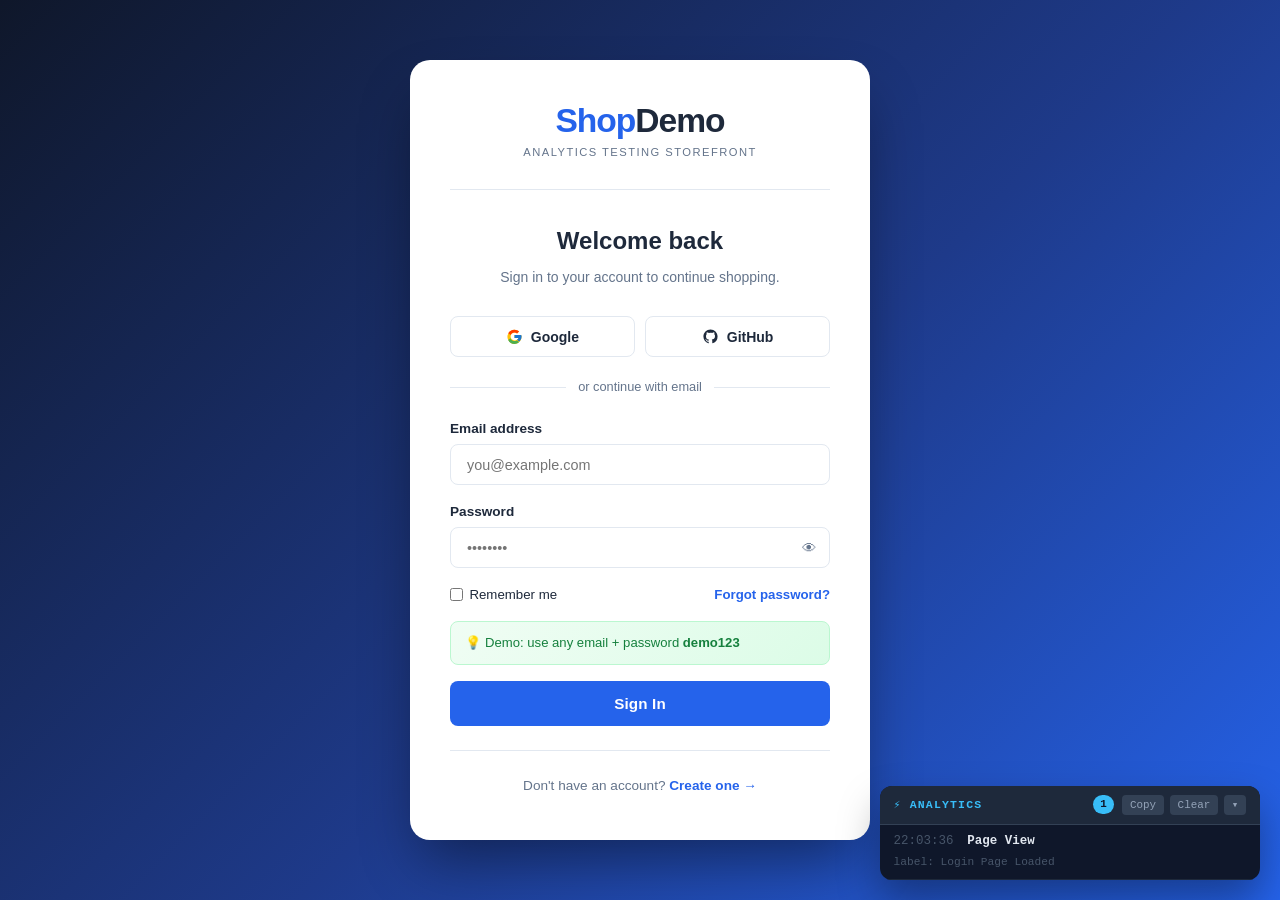
<file: index.html>
<!DOCTYPE html>
<html lang="en">
<head>
  <meta charset="UTF-8">
  <meta name="viewport" content="width=device-width, initial-scale=1.0">
  <title>ShopDemo — Sign In</title>
  <link rel="stylesheet" href="css/styles.css">
  <style>
    html, body {
      height: 100%;
      background: linear-gradient(135deg, #0f172a 0%, #1e3a8a 55%, #2563eb 100%);
    }

    .login-outer {
      min-height: 100vh;
      display: flex;
      align-items: center;
      justify-content: center;
      padding: 2rem 1rem;
    }

    .lc {
      background: #fff;
      border-radius: 20px;
      padding: 2.75rem 2.5rem;
      width: 100%;
      max-width: 460px;
      box-shadow: 0 30px 60px -12px rgba(0,0,0,0.45);
    }

    /* Brand */
    .lc-brand {
      text-align: center;
      margin-bottom: 2rem;
      padding-bottom: 1.75rem;
      border-bottom: 1px solid var(--border);
    }

    .lc-brand-name {
      font-size: 2.1rem;
      font-weight: 900;
      color: var(--primary);
      letter-spacing: -1px;
      line-height: 1;
    }

    .lc-brand-name span { color: var(--text); }

    .lc-brand-tag {
      font-size: 0.7rem;
      color: var(--text-muted);
      text-transform: uppercase;
      letter-spacing: 0.13em;
      margin-top: 0.4rem;
    }

    /* Heading */
    .lc-heading {
      font-size: 1.5rem;
      font-weight: 800;
      text-align: center;
      margin-bottom: 0.3rem;
    }

    .lc-sub {
      font-size: 0.875rem;
      color: var(--text-muted);
      text-align: center;
      margin-bottom: 1.75rem;
    }

    /* Social */
    .lc-social {
      display: grid;
      grid-template-columns: 1fr 1fr;
      gap: 0.65rem;
      margin-bottom: 1.25rem;
    }

    .lc-social-btn {
      display: flex;
      align-items: center;
      justify-content: center;
      gap: 0.5rem;
      padding: 0.7rem;
      border: 1.5px solid var(--border);
      border-radius: var(--radius);
      background: #fff;
      cursor: pointer;
      font-size: 0.875rem;
      font-weight: 600;
      color: var(--text);
      transition: border-color 0.15s, background 0.15s, box-shadow 0.15s, transform 0.1s;
      font-family: inherit;
    }

    .lc-social-btn:hover {
      border-color: #94a3b8;
      background: #f8fafc;
      box-shadow: var(--shadow);
      transform: translateY(-1px);
    }

    /* Divider */
    .lc-divider {
      display: flex;
      align-items: center;
      gap: 0.75rem;
      color: var(--text-muted);
      font-size: 0.8rem;
      margin: 0 0 1.25rem;
    }

    .lc-divider::before,
    .lc-divider::after {
      content: '';
      flex: 1;
      height: 1px;
      background: var(--border);
    }

    /* Form */
    .lc-form { display: flex; flex-direction: column; gap: 1rem; }

    .lc-field { display: flex; flex-direction: column; gap: 0.3rem; }

    .lc-field label {
      font-size: 0.85rem;
      font-weight: 600;
      color: var(--text);
    }

    .lc-field input {
      padding: 0.7rem 1rem;
      border: 1.5px solid var(--border);
      border-radius: var(--radius);
      font-size: 0.9rem;
      outline: none;
      transition: border-color 0.15s, box-shadow 0.15s;
      background: #fff;
      color: var(--text);
      width: 100%;
      font-family: inherit;
    }

    .lc-field input:focus {
      border-color: var(--primary);
      box-shadow: 0 0 0 3px rgba(37,99,235,0.12);
    }

    .lc-field input.field-error {
      border-color: var(--danger);
      box-shadow: 0 0 0 3px rgba(220,38,38,0.1);
    }

    .lc-pw-wrap { position: relative; }
    .lc-pw-wrap input { padding-right: 2.85rem; }

    .lc-toggle-pw {
      position: absolute;
      right: 0.85rem;
      top: 50%;
      transform: translateY(-50%);
      background: none;
      border: none;
      cursor: pointer;
      color: var(--text-muted);
      font-size: 0.9rem;
      padding: 0;
      line-height: 1;
      transition: color 0.15s;
    }

    .lc-toggle-pw:hover { color: var(--text); }

    /* Options row */
    .lc-options {
      display: flex;
      justify-content: space-between;
      align-items: center;
      font-size: 0.83rem;
    }

    .lc-remember {
      display: flex;
      align-items: center;
      gap: 0.4rem;
      cursor: pointer;
      user-select: none;
    }

    .lc-remember input { accent-color: var(--primary); cursor: pointer; }

    .lc-forgot {
      color: var(--primary);
      font-weight: 600;
      cursor: pointer;
      transition: opacity 0.15s;
    }

    .lc-forgot:hover { opacity: 0.7; }

    /* Error */
    .lc-error {
      background: #fef2f2;
      color: var(--danger);
      border: 1px solid #fecaca;
      border-radius: var(--radius);
      padding: 0.65rem 0.9rem;
      font-size: 0.85rem;
      display: none;
    }

    .lc-error.show { display: block; }

    /* Demo hint */
    .lc-hint {
      background: linear-gradient(135deg, #f0fdf4, #dcfce7);
      border: 1px solid #bbf7d0;
      border-radius: var(--radius);
      padding: 0.65rem 0.9rem;
      font-size: 0.82rem;
      color: #15803d;
    }

    /* Submit */
    .lc-submit {
      width: 100%;
      padding: 0.875rem;
      background: var(--primary);
      color: #fff;
      border: none;
      border-radius: var(--radius);
      font-size: 0.95rem;
      font-weight: 700;
      cursor: pointer;
      transition: background 0.15s, transform 0.1s, box-shadow 0.15s;
      letter-spacing: 0.01em;
      font-family: inherit;
    }

    .lc-submit:hover {
      background: var(--primary-hover);
      box-shadow: 0 6px 16px rgba(37,99,235,0.35);
    }

    .lc-submit:active { transform: scale(0.99); }

    /* Footer */
    .lc-footer {
      text-align: center;
      font-size: 0.85rem;
      color: var(--text-muted);
      margin-top: 1.5rem;
      padding-top: 1.5rem;
      border-top: 1px solid var(--border);
    }

    .lc-footer a { color: var(--primary); font-weight: 700; }
    .lc-footer a:hover { text-decoration: underline; }

    @media (max-width: 520px) {
      .lc { padding: 2rem 1.5rem; border-radius: 16px; }
    }
  </style>
</head>
<body>

<div class="login-outer">
  <div class="lc">

    <div class="lc-brand">
      <div class="lc-brand-name">Shop<span>Demo</span></div>
      <div class="lc-brand-tag">Analytics Testing Storefront</div>
    </div>

    <h1 class="lc-heading">Welcome back</h1>
    <p class="lc-sub">Sign in to your account to continue shopping.</p>

    <div class="lc-social">
      <button class="lc-social-btn" id="google-btn">
        <svg width="17" height="17" viewBox="0 0 48 48" fill="none">
          <path d="M43.6 20.5H42V20H24v8h11.3C33.7 32.5 29.3 35 24 35c-6.1 0-11-4.9-11-11s4.9-11 11-11c2.8 0 5.3 1 7.2 2.7l5.7-5.7C33.5 7.3 29 5 24 5 13 5 4 14 4 25s9 20 20 20c11 0 20-9 20-20 0-1.2-.1-2.4-.4-4.5z" fill="#FFC107"/>
          <path d="M6.3 14.7l6.6 4.8C14.7 16 19 13 24 13c2.8 0 5.3 1 7.2 2.7l5.7-5.7C33.5 7.3 29 5 24 5 16.3 5 9.7 9 6.3 14.7z" fill="#FF3D00"/>
          <path d="M24 45c4.9 0 9.3-1.8 12.7-4.8l-5.9-5c-1.7 1.2-3.9 1.8-6.8 1.8-5.3 0-9.7-3.5-11.3-8.3l-6.5 5C9.5 41 16.2 45 24 45z" fill="#4CAF50"/>
          <path d="M43.6 20.5H42V20H24v8h11.3c-.8 2.2-2.2 4.1-4.1 5.4l5.9 5c-.4.4 6.9-5 6.9-13.4 0-1.2-.1-2.4-.4-4.5z" fill="#1976D2"/>
        </svg>
        Google
      </button>
      <button class="lc-social-btn" id="github-btn">
        <svg width="17" height="17" viewBox="0 0 24 24" fill="currentColor">
          <path d="M12 2C6.48 2 2 6.48 2 12c0 4.42 2.87 8.17 6.84 9.49.5.09.68-.22.68-.48 0-.24-.01-.87-.01-1.7-2.78.6-3.37-1.34-3.37-1.34-.45-1.15-1.11-1.46-1.11-1.46-.91-.62.07-.61.07-.61 1 .07 1.53 1.03 1.53 1.03.89 1.52 2.34 1.08 2.91.83.09-.65.35-1.08.63-1.33-2.22-.25-4.55-1.11-4.55-4.94 0-1.09.39-1.98 1.03-2.68-.1-.25-.45-1.27.1-2.64 0 0 .84-.27 2.75 1.02A9.56 9.56 0 0 1 12 6.8c.85 0 1.71.11 2.51.33 1.91-1.29 2.75-1.02 2.75-1.02.55 1.37.2 2.39.1 2.64.64.7 1.03 1.59 1.03 2.68 0 3.84-2.34 4.68-4.57 4.93.36.31.68.92.68 1.85 0 1.34-.01 2.41-.01 2.74 0 .27.18.58.69.48A10.01 10.01 0 0 0 22 12c0-5.52-4.48-10-10-10z"/>
        </svg>
        GitHub
      </button>
    </div>

    <div class="lc-divider">or continue with email</div>

    <form class="lc-form" id="login-form" novalidate>

      <div class="lc-field">
        <label for="email">Email address</label>
        <input type="email" id="email" name="email"
          placeholder="you@example.com" autocomplete="email">
      </div>

      <div class="lc-field">
        <label for="password">Password</label>
        <div class="lc-pw-wrap">
          <input type="password" id="password" name="password"
            placeholder="••••••••" autocomplete="current-password">
          <button type="button" class="lc-toggle-pw" id="toggle-pw" title="Show / hide">👁</button>
        </div>
      </div>

      <div class="lc-options">
        <label class="lc-remember">
          <input type="checkbox" id="remember-me">
          <span>Remember me</span>
        </label>
        <span class="lc-forgot" id="forgot-link">Forgot password?</span>
      </div>

      <div class="lc-error" id="login-error"></div>

      <div class="lc-hint">
        💡 Demo: use any email + password <strong>demo123</strong>
      </div>

      <button type="submit" class="lc-submit">Sign In</button>

    </form>

    <div class="lc-footer">
      Don't have an account?
      <a href="#" id="signup-link">Create one →</a>
    </div>

  </div>
</div>

<div id="analytics-panel"></div>

<script src="js/data.js"></script>
<script src="js/analytics.js"></script>
<script src="js/cart.js"></script>
<script src="js/main.js"></script>
<script>
  const redirectTo = getParam('redirect') || 'shop.html';

  document.addEventListener('DOMContentLoaded', () => {
    Analytics.track('Page View', { label: 'Login Page Loaded' });
  });

  // ── Password visibility toggle ─────────────────────────
  document.getElementById('toggle-pw').addEventListener('click', () => {
    const pw = document.getElementById('password');
    pw.type = pw.type === 'password' ? 'text' : 'password';
  });

  // ── Forgot password ────────────────────────────────────
  document.getElementById('forgot-link').addEventListener('click', () => {
    showToast('Password reset is not available in the demo.');
  });

  // ── Sign up link ───────────────────────────────────────
  document.getElementById('signup-link').addEventListener('click', e => {
    e.preventDefault();
    showToast('Registration is not available in the demo.');
  });

  // ── Social buttons ─────────────────────────────────────
  document.getElementById('google-btn').addEventListener('click', () => {
    showToast('Google login is not available in the demo.');
  });

  document.getElementById('github-btn').addEventListener('click', () => {
    showToast('GitHub login is not available in the demo.');
  });

  // ── Form submit ────────────────────────────────────────
  document.getElementById('login-form').addEventListener('submit', e => {
    e.preventDefault();

    const email   = document.getElementById('email').value.trim();
    const password = document.getElementById('password').value;
    const remember = document.getElementById('remember-me').checked;
    const errorEl  = document.getElementById('login-error');
    const pwInput  = document.getElementById('password');

    if (!email || !password) {
      errorEl.textContent = 'Please enter your email and password.';
      errorEl.classList.add('show');
      Analytics.track('Login Attempt', { label: 'Login Failed' });
      return;
    }

    if (!/^[^\s@]+@[^\s@]+\.[^\s@]+$/.test(email)) {
      errorEl.textContent = 'Please enter a valid email address.';
      errorEl.classList.add('show');
      Analytics.track('Login Attempt', { label: 'Login Failed' });
      return;
    }

    if (password !== 'demo123') {
      errorEl.textContent = 'Incorrect password. Hint: try "demo123"';
      errorEl.classList.add('show');
      pwInput.classList.add('field-error');
      Analytics.track('Login Attempt', { label: 'Login Failed' });
      return;
    }

    errorEl.classList.remove('show');
    pwInput.classList.remove('field-error');

    Analytics.track('Login Attempt', { label: 'Login Successful' });
    sessionStorage.setItem('shopdemo_user', JSON.stringify({ email, remember }));
    showToast('Signed in successfully! Redirecting…');
    setTimeout(() => { window.location.href = redirectTo; }, 1200);
  });
</script>

</body>
</html>
</file>
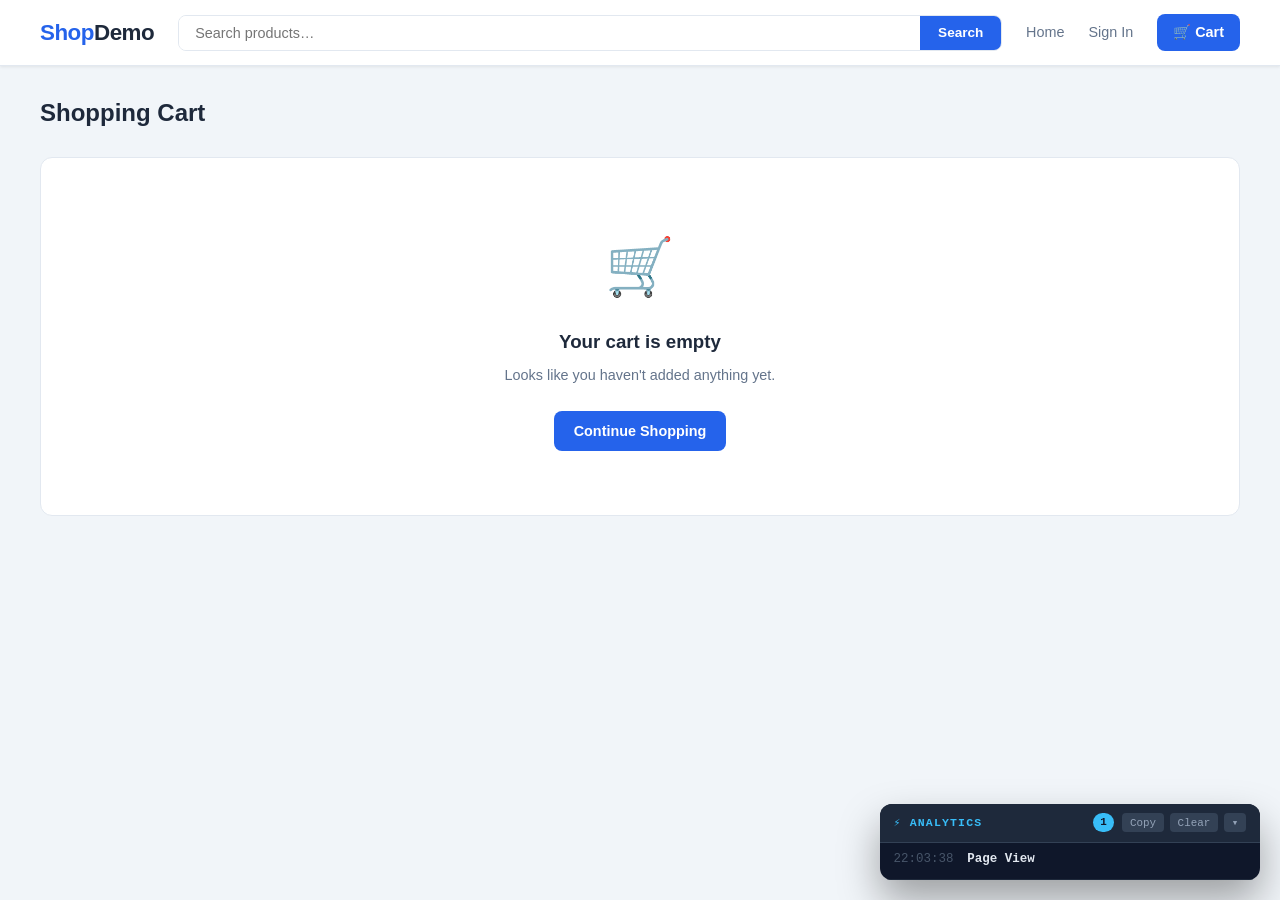
<file: cart.html>
<!DOCTYPE html>
<html lang="en">
<head>
  <meta charset="UTF-8">
  <meta name="viewport" content="width=device-width, initial-scale=1.0">
  <title>Cart — ShopDemo</title>
  <link rel="stylesheet" href="css/styles.css">
</head>
<body>

<header class="header">
  <div class="container header-inner">
    <a href="shop.html" class="logo">Shop<span>Demo</span></a>
    <div class="search-bar">
      <input type="text" id="search-input" placeholder="Search products…">
      <button id="search-btn">Search</button>
    </div>
    <nav class="nav-links">
      <a href="shop.html">Home</a>
      <a href="index.html">Sign In</a>
      <a href="cart.html" class="cart-link">
        🛒 Cart <span class="cart-badge cart-count" style="display:none">0</span>
      </a>
    </nav>
  </div>
</header>

<main class="container page-wrap">
  <h1 class="page-title">Shopping Cart</h1>
  <div id="cart-mount"></div>
</main>

<div id="analytics-panel"></div>

<script src="js/data.js"></script>
<script src="js/analytics.js"></script>
<script src="js/cart.js"></script>
<script src="js/main.js"></script>
<script>
  function render() {
    const items    = Cart.getItems();
    const subtotal = Cart.getSubtotal();
    const shipping = subtotal > 0 && subtotal < 50 ? 5.99 : 0;
    const tax      = subtotal * 0.08;
    const total    = subtotal + shipping + tax;
    const mount    = document.getElementById('cart-mount');

    if (items.length === 0) {
      mount.innerHTML = `
        <div class="empty-cart">
          <div class="empty-icon">🛒</div>
          <h3>Your cart is empty</h3>
          <p>Looks like you haven't added anything yet.</p>
          <a href="shop.html" class="btn btn-primary">Continue Shopping</a>
        </div>`;
      return;
    }

    mount.innerHTML = `
      <div class="cart-layout">

        <!-- Items -->
        <div>
          <div class="cart-items">
            ${items.map(item => `
              <div class="cart-item" id="row-${item.id}">
                <div class="cart-thumb">${item.emoji || '📦'}</div>
                <div class="cart-item-info">
                  <div class="cart-item-name">
                    <a href="product.html?id=${item.id}">${item.name}</a>
                  </div>
                  <div class="cart-item-cat">${item.category}</div>
                  <div class="cart-item-unit">${fmt(item.price)} each</div>
                </div>
                <div class="cart-item-right">
                  <div class="qty-ctrl">
                    <button onclick="changeQty(${item.id}, ${item.quantity - 1})">−</button>
                    <input type="number" value="${item.quantity}" min="1" max="99"
                      onchange="changeQty(${item.id}, parseInt(this.value) || 1)">
                    <button onclick="changeQty(${item.id}, ${item.quantity + 1})">+</button>
                  </div>
                  <div class="cart-item-total">${fmt(item.price * item.quantity)}</div>
                  <button class="btn btn-danger btn-sm" onclick="removeItem(${item.id})">Remove</button>
                </div>
              </div>
            `).join('')}
          </div>
          <div style="margin-top:1.1rem;display:flex;gap:0.75rem">
            <a href="shop.html" class="btn btn-ghost">← Continue Shopping</a>
            <button class="btn btn-ghost btn-sm" onclick="clearCart()">Clear Cart</button>
          </div>
        </div>

        <!-- Summary -->
        <div>
          <div class="summary-card">
            <h3>Order Summary</h3>

            <div class="coupon-row">
              <input type="text" id="coupon-input" placeholder="Coupon code">
              <button class="btn btn-ghost btn-sm" onclick="applyCoupon()">Apply</button>
            </div>

            <div class="summary-row">
              <span>Subtotal (${items.reduce((s,i) => s + i.quantity, 0)} items)</span>
              <span>${fmt(subtotal)}</span>
            </div>
            <div class="summary-row">
              <span>Shipping</span>
              <span>${shipping === 0 ? '<span class="text-success">Free</span>' : fmt(shipping)}</span>
            </div>
            <div class="summary-row">
              <span>Tax (8%)</span>
              <span>${fmt(tax)}</span>
            </div>
            <div class="summary-row total">
              <span>Total</span>
              <span>${fmt(total)}</span>
            </div>

            ${subtotal > 0 && subtotal < 50 ? `
              <div class="free-ship-note">Add ${fmt(50 - subtotal)} more for free shipping!</div>
            ` : subtotal >= 50 ? `
              <div class="free-ship-note">✓ You qualify for free shipping!</div>
            ` : ''}

            <button class="btn btn-primary btn-full btn-lg" style="margin-top:0.75rem"
              onclick="startCheckout()">
              Proceed to Checkout →
            </button>
          </div>
        </div>

      </div>`;

    syncCart();
  }

  function changeQty(id, newQty) {
    const item = Cart.getItems().find(i => i.id === id);
    if (item && newQty >= 1) {
      const action = newQty > item.quantity ? 'Increased' : 'Decreased';
      Analytics.track('Quantity Changed', { product_name: item.name, action, quantity: newQty });
    }
    Cart.updateQty(id, newQty);
    render();
  }

  function removeItem(id) {
    const item = Cart.getItems().find(i => i.id === id);
    if (item) Analytics.track('Removed from Cart', { product_name: item.name, action: 'Removed', quantity: 0 });
    Cart.removeItem(id);
    render();
  }

  function clearCart() {
    if (!confirm('Remove all items from your cart?')) return;
    Cart.clear();
    render();
  }

  function applyCoupon() {
    const code = (document.getElementById('coupon-input').value || '').trim().toUpperCase();
    if (!code) return;
    showToast(`Coupon "${code}" is not valid (demo store)`);
  }

  function startCheckout() {
    window.location.href = 'checkout.html';
  }

  document.addEventListener('DOMContentLoaded', () => {
    render();
    Analytics.track('Page View', {});
  });

  // Search redirect
  document.getElementById('search-btn').addEventListener('click', () => {
    const q = document.getElementById('search-input').value.trim();
    if (q) window.location.href = `shop.html?q=${encodeURIComponent(q)}`;
  });
  document.getElementById('search-input').addEventListener('keydown', e => {
    if (e.key === 'Enter') document.getElementById('search-btn').click();
  });
</script>

</body>
</html>
</file>
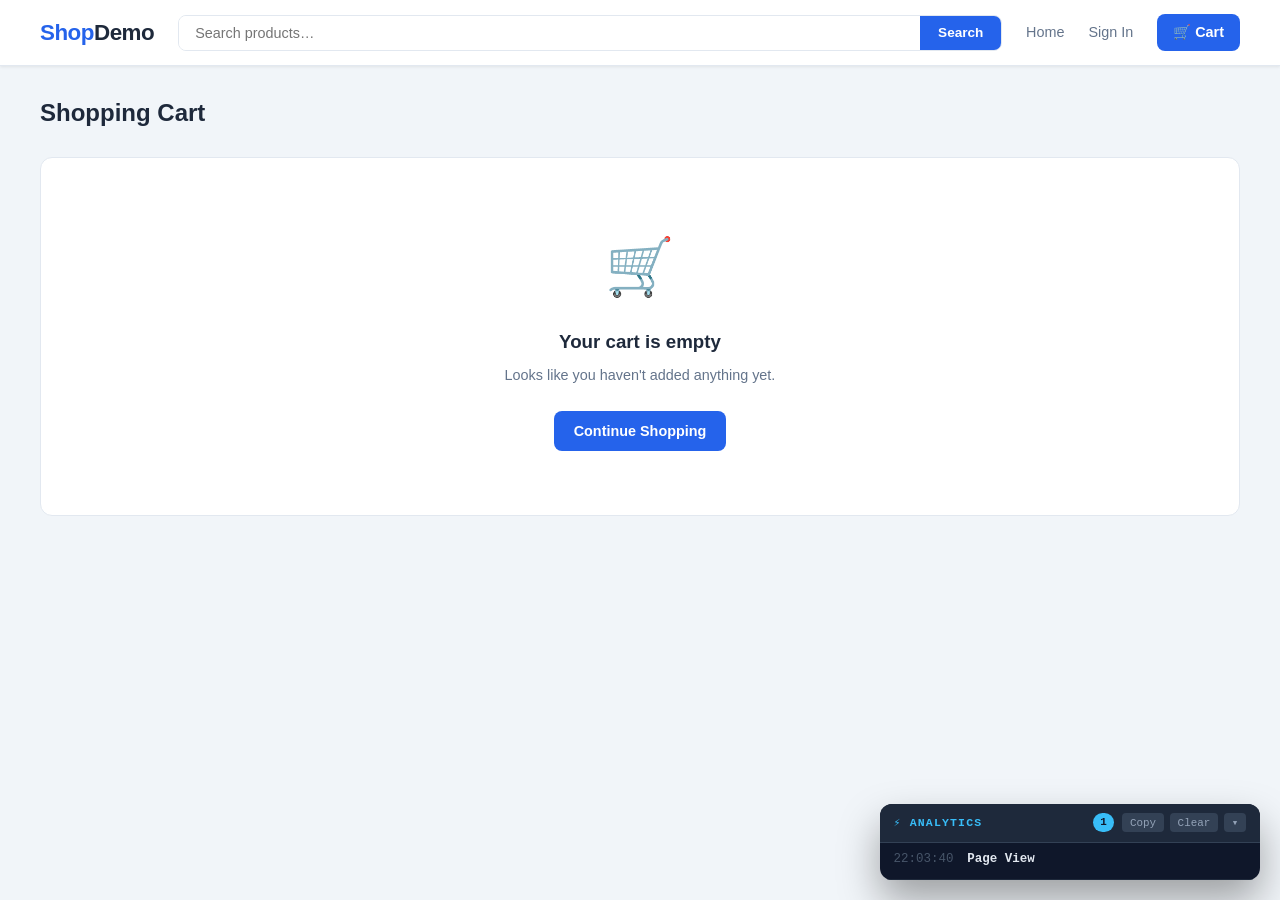
<file: checkout.html>
<!DOCTYPE html>
<html lang="en">
<head>
  <meta charset="UTF-8">
  <meta name="viewport" content="width=device-width, initial-scale=1.0">
  <title>Checkout — ShopDemo</title>
  <link rel="stylesheet" href="css/styles.css">
</head>
<body>

<header class="header">
  <div class="container header-inner">
    <a href="shop.html" class="logo">Shop<span>Demo</span></a>
    <nav class="nav-links">
      <span style="font-size:0.85rem;color:var(--text-muted)">🔒 Secure Checkout</span>
      <a href="cart.html">← Back to Cart</a>
    </nav>
  </div>
</header>

<main class="container page-wrap">
  <h1 class="page-title">Checkout</h1>
  <div class="checkout-layout">

    <!-- Left: form -->
    <div>
      <div class="step-bar" id="step-bar"></div>
      <div class="checkout-card" id="form-area"></div>
    </div>

    <!-- Right: order summary -->
    <div>
      <div class="summary-card">
        <h3>Your Order</h3>
        <div class="co-items" id="co-items"></div>
        <div id="co-totals"></div>
      </div>
    </div>

  </div>
</main>

<div id="analytics-panel"></div>

<script src="js/data.js"></script>
<script src="js/analytics.js"></script>
<script src="js/cart.js"></script>
<script src="js/main.js"></script>
<script>
  let step = 1;

  // Persist form values across step changes
  const formData = {
    firstName: '', lastName: '', email: '', phone: '',
    address: '', city: '', state: '', zip: '', country: 'United States',
    shipping: 'standard',
    cardNumber: '', expiry: '', cvv: '', nameOnCard: '',
    sameAsBilling: true
  };

  // ── Guard: redirect if cart empty ─────────────────────────
  document.addEventListener('DOMContentLoaded', () => {
    if (Cart.getItems().length === 0) { window.location.href = 'cart.html'; return; }
    renderSummary();
    goStep(1);
    Analytics.track('Page View', { label: 'Checkout Page' });
  });

  // ── Step bar ───────────────────────────────────────────────
  function renderStepBar() {
    const steps = ['Shipping', 'Payment', 'Review'];
    document.getElementById('step-bar').innerHTML = steps.map((name, i) => {
      const n   = i + 1;
      const cls = n < step ? 'done' : n === step ? 'active' : '';
      return `
        ${i > 0 ? '<div class="step-connector"></div>' : ''}
        <div class="step-item ${cls}">
          <div class="step-num">${n < step ? '✓' : n}</div>
          <span>${name}</span>
        </div>`;
    }).join('');
  }

  // ── Order summary (right panel) ────────────────────────────
  function renderSummary() {
    const items    = Cart.getItems();
    const subtotal = Cart.getSubtotal();
    const shipping = formData.shipping === 'express' ? 9.99 : 0;
    const tax      = subtotal * 0.08;
    const total    = subtotal + shipping + tax;

    document.getElementById('co-items').innerHTML = items.map(i => `
      <div class="co-item">
        <div class="co-thumb">${i.emoji || '📦'}</div>
        <span class="co-name">${i.name}</span>
        <span class="co-qty">×${i.quantity}</span>
        <span class="co-price">${fmt(i.price * i.quantity)}</span>
      </div>
    `).join('');

    document.getElementById('co-totals').innerHTML = `
      <div class="divider"></div>
      <div class="summary-row"><span>Subtotal</span><span>${fmt(subtotal)}</span></div>
      <div class="summary-row">
        <span>Shipping</span>
        <span>${shipping === 0 ? '<span class="text-success">Free</span>' : fmt(shipping)}</span>
      </div>
      <div class="summary-row"><span>Tax (8%)</span><span>${fmt(tax)}</span></div>
      <div class="summary-row total"><span>Total</span><span>${fmt(total)}</span></div>
    `;
  }

  // ── Step routing ───────────────────────────────────────────
  function goStep(n) {
    step = n;
    renderStepBar();
    renderSummary();
    if (n === 1) renderShipping();
    else if (n === 2) renderPayment();
    else if (n === 3) renderReview();
    // no taxonomy event for step changes
  }

  // ── Step 1: Shipping ───────────────────────────────────────
  function renderShipping() {
    document.getElementById('form-area').innerHTML = `
      <div class="form-section">
        <div class="form-section-label">Contact Information</div>
        <div class="form-grid">
          <div class="form-group">
            <label>First Name *</label>
            <input type="text" id="f-firstName" value="${formData.firstName}" placeholder="Jane">
          </div>
          <div class="form-group">
            <label>Last Name *</label>
            <input type="text" id="f-lastName" value="${formData.lastName}" placeholder="Smith">
          </div>
          <div class="form-group span2">
            <label>Email Address *</label>
            <input type="email" id="f-email" value="${formData.email}" placeholder="jane@example.com">
          </div>
          <div class="form-group span2">
            <label>Phone Number</label>
            <input type="tel" id="f-phone" value="${formData.phone}" placeholder="+1 (555) 000-0000">
          </div>
        </div>
      </div>

      <div class="form-section">
        <div class="form-section-label">Shipping Address</div>
        <div class="form-grid">
          <div class="form-group span2">
            <label>Street Address *</label>
            <input type="text" id="f-address" value="${formData.address}" placeholder="123 Main Street, Apt 4B">
          </div>
          <div class="form-group">
            <label>City *</label>
            <input type="text" id="f-city" value="${formData.city}" placeholder="New York">
          </div>
          <div class="form-group">
            <label>State / Province *</label>
            <input type="text" id="f-state" value="${formData.state}" placeholder="NY">
          </div>
          <div class="form-group">
            <label>ZIP / Postal Code *</label>
            <input type="text" id="f-zip" value="${formData.zip}" placeholder="10001">
          </div>
          <div class="form-group">
            <label>Country</label>
            <select id="f-country">
              ${['United States','Canada','United Kingdom','Australia','Germany','France','Japan'].map(c =>
                `<option ${formData.country === c ? 'selected' : ''}>${c}</option>`
              ).join('')}
            </select>
          </div>
        </div>
      </div>

      <div class="form-section">
        <div class="form-section-label">Shipping Method</div>
        <div class="shipping-option ${formData.shipping === 'standard' ? 'selected' : ''}" id="ship-standard" onclick="selectShipping('standard')">
          <input type="radio" name="ship" ${formData.shipping === 'standard' ? 'checked' : ''}>
          <div class="ship-info">
            <div class="ship-name">Standard Shipping</div>
            <div class="ship-days">Estimated 5–7 business days</div>
          </div>
          <div class="ship-price text-success">Free</div>
        </div>
        <div class="shipping-option ${formData.shipping === 'express' ? 'selected' : ''}" id="ship-express" onclick="selectShipping('express')">
          <input type="radio" name="ship" ${formData.shipping === 'express' ? 'checked' : ''}>
          <div class="ship-info">
            <div class="ship-name">Express Shipping</div>
            <div class="ship-days">Estimated 2–3 business days</div>
          </div>
          <div class="ship-price">$9.99</div>
        </div>
      </div>

      <div class="checkout-actions">
        <a href="cart.html" class="btn btn-ghost">← Back to Cart</a>
        <button class="btn btn-primary btn-lg" onclick="submitShipping()">Continue to Payment →</button>
      </div>`;
  }

  function selectShipping(method) {
    formData.shipping = method;
    document.querySelectorAll('.shipping-option').forEach(el => el.classList.remove('selected'));
    document.getElementById(`ship-${method}`).classList.add('selected');
    renderSummary();
  }

  function submitShipping() {
    const req = ['firstName','lastName','email','address','city','state','zip'];
    for (const f of req) {
      const el = document.getElementById(`f-${f}`);
      if (!el.value.trim()) {
        el.style.borderColor = 'var(--danger)';
        el.focus();
        showToast('Please fill in all required fields.');
        return;
      }
      el.style.borderColor = '';
    }
    // Save
    ['firstName','lastName','email','phone','address','city','state','zip','country'].forEach(f => {
      const el = document.getElementById(`f-${f}`);
      if (el) formData[f] = el.value;
    });
    Analytics.track('Proceed to Checkout', {
      label: 'Shipping Info Submitted',
      country: formData.country,
      city: formData.city,
      state: formData.state,
      postal_code: formData.zip
    });
    goStep(2);
  }

  // ── Step 2: Payment ────────────────────────────────────────
  function renderPayment() {
    document.getElementById('form-area').innerHTML = `
      <div class="form-section">
        <div class="form-section-label">Payment Method</div>
        <div class="payment-tabs">
          <div class="pay-tab active" id="tab-card" onclick="selectPayTab('card')">💳 Credit / Debit Card</div>
          <div class="pay-tab" id="tab-paypal" onclick="selectPayTab('paypal')">🅿 PayPal</div>
          <div class="pay-tab" id="tab-applepay" onclick="selectPayTab('applepay')"> Apple Pay</div>
        </div>
        <div id="pay-content"></div>
      </div>

      <div class="checkout-actions">
        <button class="btn btn-ghost" onclick="goStep(1)">← Back</button>
        <button class="btn btn-primary btn-lg" onclick="submitPayment()">Review Order →</button>
      </div>`;

    renderCardForm();
  }

  let activePayTab = 'card';

  function selectPayTab(tab) {
    activePayTab = tab;
    document.querySelectorAll('.pay-tab').forEach(el => el.classList.remove('active'));
    document.getElementById(`tab-${tab}`).classList.add('active');
    if (tab === 'card') renderCardForm();
    else {
      document.getElementById('pay-content').innerHTML = `
        <div style="padding:1.5rem;text-align:center;background:#f8fafc;border-radius:var(--radius);color:var(--text-muted)">
          <div style="font-size:2rem;margin-bottom:0.5rem">${tab === 'paypal' ? '🅿' : ''}</div>
          <p>You will be redirected to ${tab === 'paypal' ? 'PayPal' : 'Apple Pay'} to complete your payment.</p>
        </div>`;
    }
  }

  function renderCardForm() {
    document.getElementById('pay-content').innerHTML = `
      <div class="card-row" style="margin-bottom:0.85rem">
        <span class="card-icon">VISA</span>
        <span class="card-icon">MC</span>
        <span class="card-icon">AMEX</span>
        <span class="card-icon">DISC</span>
      </div>
      <div class="form-grid">
        <div class="form-group span2">
          <label>Card Number *</label>
          <input type="text" id="f-cardNumber" value="${formData.cardNumber}"
            placeholder="1234 5678 9012 3456" maxlength="19"
            oninput="this.value=this.value.replace(/[^0-9]/g,'').replace(/(.{4})/g,'$1 ').trim().slice(0,19)">
        </div>
        <div class="form-group">
          <label>Expiry Date *</label>
          <input type="text" id="f-expiry" value="${formData.expiry}"
            placeholder="MM / YY" maxlength="7"
            oninput="let v=this.value.replace(/[^0-9]/g,'');if(v.length>=3)v=v.slice(0,2)+' / '+v.slice(2);this.value=v;">
        </div>
        <div class="form-group">
          <label>CVV *</label>
          <input type="text" id="f-cvv" value="${formData.cvv}"
            placeholder="123" maxlength="4"
            oninput="this.value=this.value.replace(/[^0-9]/g,'')">
        </div>
        <div class="form-group span2">
          <label>Name on Card *</label>
          <input type="text" id="f-nameOnCard" value="${formData.nameOnCard}" placeholder="Jane Smith">
        </div>
      </div>
      <div style="margin-top:0.85rem">
        <label class="filter-option">
          <input type="checkbox" id="f-sameAsBilling" ${formData.sameAsBilling ? 'checked' : ''}>
          <label for="f-sameAsBilling" style="font-size:0.875rem">Billing address same as shipping</label>
        </label>
      </div>`;
  }

  function submitPayment() {
    if (activePayTab === 'card') {
      const req = ['cardNumber','expiry','cvv','nameOnCard'];
      for (const f of req) {
        const el = document.getElementById(`f-${f}`);
        if (!el || !el.value.trim()) {
          if (el) el.style.borderColor = 'var(--danger)';
          showToast('Please fill in all card details.');
          return;
        }
        el.style.borderColor = '';
      }
      ['cardNumber','expiry','cvv','nameOnCard'].forEach(f => {
        const el = document.getElementById(`f-${f}`);
        if (el) formData[f] = el.value;
      });
      formData.sameAsBilling = document.getElementById('f-sameAsBilling')?.checked ?? true;
    }
    goStep(3);
  }

  // ── Step 3: Review ─────────────────────────────────────────
  function renderReview() {
    const items    = Cart.getItems();
    const subtotal = Cart.getSubtotal();
    const shipping = formData.shipping === 'express' ? 9.99 : 0;
    const tax      = subtotal * 0.08;
    const total    = subtotal + shipping + tax;

    const maskedCard = formData.cardNumber
      ? '•••• •••• •••• ' + formData.cardNumber.replace(/\s/g,'').slice(-4)
      : 'N/A';

    document.getElementById('form-area').innerHTML = `
      <div class="review-block">
        <div class="review-block-title">Shipping to</div>
        <div class="review-block-val">
          ${formData.firstName} ${formData.lastName}<br>
          ${formData.address}, ${formData.city}, ${formData.state} ${formData.zip}<br>
          ${formData.country}
        </div>
      </div>

      <div class="review-block">
        <div class="review-block-title">Delivery Method</div>
        <div class="review-block-val">
          ${formData.shipping === 'express' ? 'Express (2–3 days) — $9.99' : 'Standard (5–7 days) — Free'}
        </div>
      </div>

      <div class="review-block">
        <div class="review-block-title">Payment</div>
        <div class="review-block-val">${activePayTab === 'card' ? maskedCard : (activePayTab === 'paypal' ? 'PayPal' : 'Apple Pay')}</div>
      </div>

      <div style="border:1px solid var(--border);border-radius:var(--radius);overflow:hidden;margin-bottom:1.25rem">
        ${items.map(i => `
          <div style="display:flex;align-items:center;gap:0.75rem;padding:0.85rem;border-bottom:1px solid var(--border)">
            <div style="width:40px;height:40px;background:linear-gradient(135deg,#f1f5f9,#e2e8f0);border-radius:6px;display:flex;align-items:center;justify-content:center;font-size:1.1rem;flex-shrink:0">${i.emoji || '📦'}</div>
            <div style="flex:1;font-size:0.9rem;font-weight:500">${i.name}</div>
            <div style="font-size:0.82rem;color:var(--text-muted)">×${i.quantity}</div>
            <div style="font-weight:700;font-size:0.9rem">${fmt(i.price * i.quantity)}</div>
          </div>`).join('')}
      </div>

      <div style="background:#f8fafc;border-radius:var(--radius);padding:1rem;margin-bottom:1.5rem">
        <div style="display:flex;justify-content:space-between;font-size:0.875rem;color:var(--text-muted);margin-bottom:0.4rem">
          <span>Subtotal</span><span>${fmt(subtotal)}</span>
        </div>
        <div style="display:flex;justify-content:space-between;font-size:0.875rem;color:var(--text-muted);margin-bottom:0.4rem">
          <span>Shipping</span>
          <span>${shipping === 0 ? '<span class="text-success">Free</span>' : fmt(shipping)}</span>
        </div>
        <div style="display:flex;justify-content:space-between;font-size:0.875rem;color:var(--text-muted);margin-bottom:0.4rem">
          <span>Tax (8%)</span><span>${fmt(tax)}</span>
        </div>
        <div style="display:flex;justify-content:space-between;font-weight:800;font-size:1rem;border-top:1px solid var(--border);padding-top:0.6rem;margin-top:0.25rem">
          <span>Total</span><span>${fmt(total)}</span>
        </div>
      </div>

      <div class="checkout-actions">
        <button class="btn btn-ghost" onclick="goStep(2)">← Back</button>
        <button class="btn btn-primary btn-lg" onclick="placeOrder(${total.toFixed(2)})">
          Place Order — ${fmt(total)}
        </button>
      </div>`;
  }

  // ── Place Order ────────────────────────────────────────────
  function placeOrder(total) {
    const items = Cart.getItems();
    const txnId = 'ORD-' + Date.now().toString(36).toUpperCase();

    sessionStorage.setItem('last_order', JSON.stringify({
      id: txnId,
      items,
      subtotal: Cart.getSubtotal(),
      shipping: formData.shipping === 'express' ? 9.99 : 0,
      tax: parseFloat((Cart.getSubtotal() * 0.08).toFixed(2)),
      total: parseFloat(total),
      date: new Date().toLocaleDateString('en-US', { year:'numeric', month:'long', day:'numeric' }),
      shipping_to: `${formData.firstName} ${formData.lastName}, ${formData.address}, ${formData.city} ${formData.zip}`
    }));

    Cart.clear();
    window.location.href = 'confirmation.html';
  }
</script>

</body>
</html>
</file>
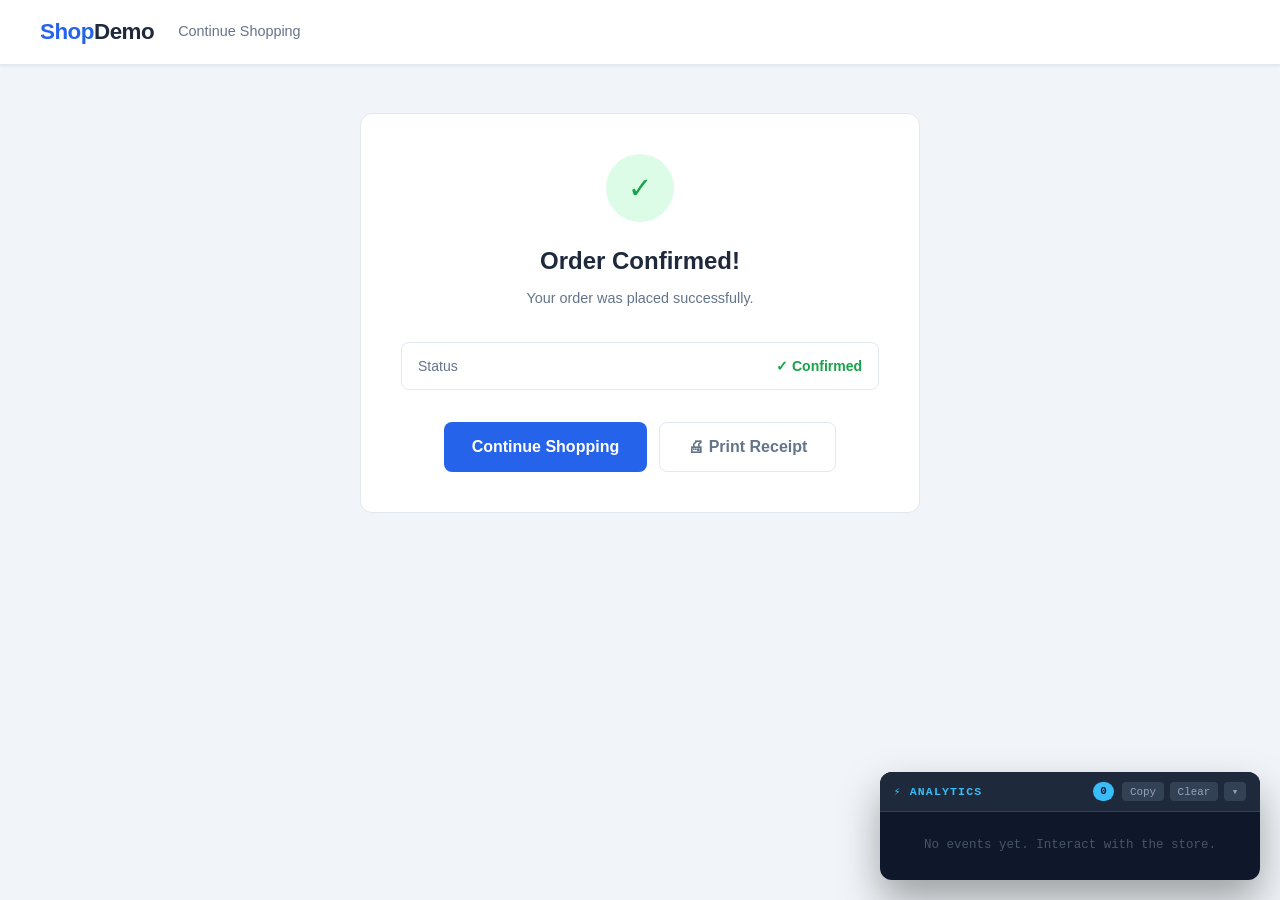
<file: confirmation.html>
<!DOCTYPE html>
<html lang="en">
<head>
  <meta charset="UTF-8">
  <meta name="viewport" content="width=device-width, initial-scale=1.0">
  <title>Order Confirmed — ShopDemo</title>
  <link rel="stylesheet" href="css/styles.css">
</head>
<body>

<header class="header">
  <div class="container header-inner">
    <a href="shop.html" class="logo">Shop<span>Demo</span></a>
    <nav class="nav-links">
      <a href="shop.html">Continue Shopping</a>
    </nav>
  </div>
</header>

<main class="container">
  <div class="confirm-wrap">
    <div class="confirm-card">
      <div class="confirm-icon">✓</div>
      <h1>Order Confirmed!</h1>
      <p id="confirm-msg">Thank you for your purchase. Your order has been placed successfully.</p>

      <div class="order-details-table" id="order-table"></div>

      <div id="order-items-section"></div>

      <div class="confirm-actions">
        <a href="shop.html" class="btn btn-primary btn-lg">Continue Shopping</a>
        <button class="btn btn-ghost btn-lg" onclick="window.print()">🖨 Print Receipt</button>
      </div>
    </div>
  </div>
</main>

<div id="analytics-panel"></div>

<script src="js/data.js"></script>
<script src="js/analytics.js"></script>
<script src="js/cart.js"></script>
<script src="js/main.js"></script>
<script>
  document.addEventListener('DOMContentLoaded', () => {
    let order = null;
    try { order = JSON.parse(sessionStorage.getItem('last_order')); } catch {}

    if (!order) {
      // No order in session — show generic message
      document.getElementById('confirm-msg').textContent = 'Your order was placed successfully.';
      document.getElementById('order-table').innerHTML = `
        <div class="od-row">
          <span class="od-label">Status</span>
          <span class="od-value" style="color:var(--success)">✓ Confirmed</span>
        </div>`;
      return;
    }

    document.getElementById('confirm-msg').textContent =
      `Thank you, your order ${order.id} has been confirmed. A receipt will be sent to your email.`;

    document.getElementById('order-table').innerHTML = `
      <div class="od-row">
        <span class="od-label">Order ID</span>
        <span class="od-value">${order.id}</span>
      </div>
      <div class="od-row">
        <span class="od-label">Date</span>
        <span class="od-value">${order.date}</span>
      </div>
      <div class="od-row">
        <span class="od-label">Ship to</span>
        <span class="od-value">${order.shipping_to}</span>
      </div>
      <div class="od-row">
        <span class="od-label">Items</span>
        <span class="od-value">${order.items.reduce((s,i) => s + i.quantity, 0)}</span>
      </div>
      <div class="od-row">
        <span class="od-label">Subtotal</span>
        <span class="od-value">${fmt(order.subtotal)}</span>
      </div>
      <div class="od-row">
        <span class="od-label">Shipping</span>
        <span class="od-value ${order.shipping === 0 ? 'text-success' : ''}">${order.shipping === 0 ? 'Free' : fmt(order.shipping)}</span>
      </div>
      <div class="od-row">
        <span class="od-label">Tax</span>
        <span class="od-value">${fmt(order.tax)}</span>
      </div>
      <div class="od-row">
        <span class="od-label">Order Total</span>
        <span class="od-value" style="font-size:1.05rem">${fmt(order.total)}</span>
      </div>
      <div class="od-row">
        <span class="od-label">Status</span>
        <span class="od-value" style="color:var(--success)">✓ Confirmed</span>
      </div>`;

    if (order.items && order.items.length > 0) {
      document.getElementById('order-items-section').innerHTML = `
        <div style="margin:1.25rem 0 1.5rem;text-align:left">
          <div style="font-size:0.78rem;font-weight:700;text-transform:uppercase;letter-spacing:0.06em;color:var(--text-muted);margin-bottom:0.75rem">Items Ordered</div>
          <div style="border:1px solid var(--border);border-radius:var(--radius);overflow:hidden">
            ${order.items.map(i => `
              <div style="display:flex;align-items:center;gap:0.75rem;padding:0.75rem 1rem;border-bottom:1px solid var(--border)">
                <div style="width:38px;height:38px;background:linear-gradient(135deg,#f1f5f9,#e2e8f0);border-radius:6px;display:flex;align-items:center;justify-content:center;font-size:1rem;flex-shrink:0">${i.emoji || '📦'}</div>
                <span style="flex:1;font-size:0.875rem;font-weight:500;text-align:left">${i.name}</span>
                <span style="font-size:0.82rem;color:var(--text-muted)">×${i.quantity}</span>
                <span style="font-weight:700;font-size:0.875rem">${fmt(i.price * i.quantity)}</span>
              </div>`).join('')}
          </div>
        </div>`;
    }
  });
</script>

</body>
</html>
</file>
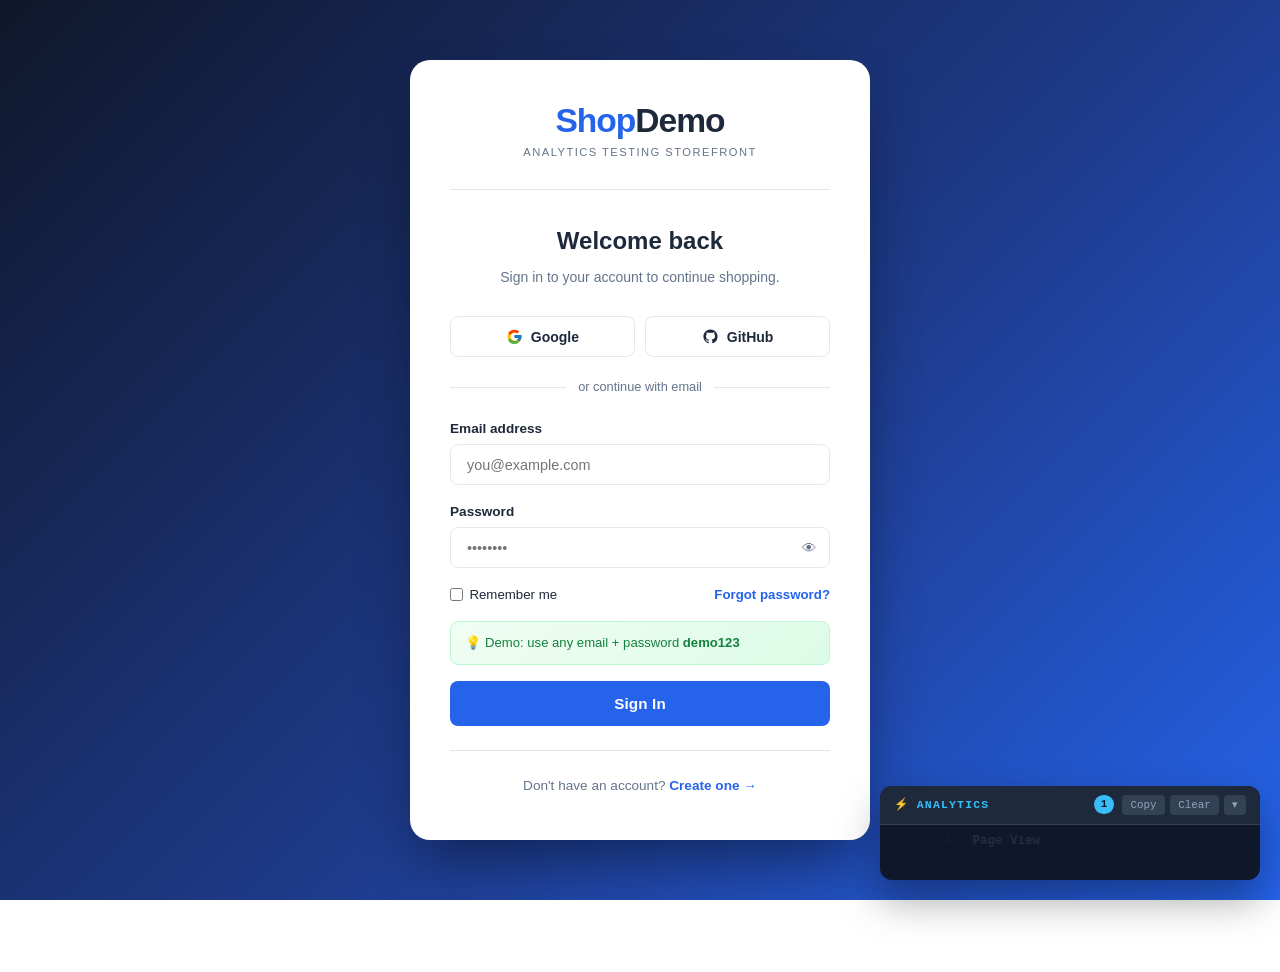
<file: login.html>
<!DOCTYPE html>
<html lang="en">
<head>
  <meta charset="UTF-8">
  <meta http-equiv="refresh" content="0;url=index.html">
  <title>Redirecting…</title>
</head>
<body>
  <p>Redirecting to <a href="index.html">Sign In</a>…</p>
</body>
</html>
</file>
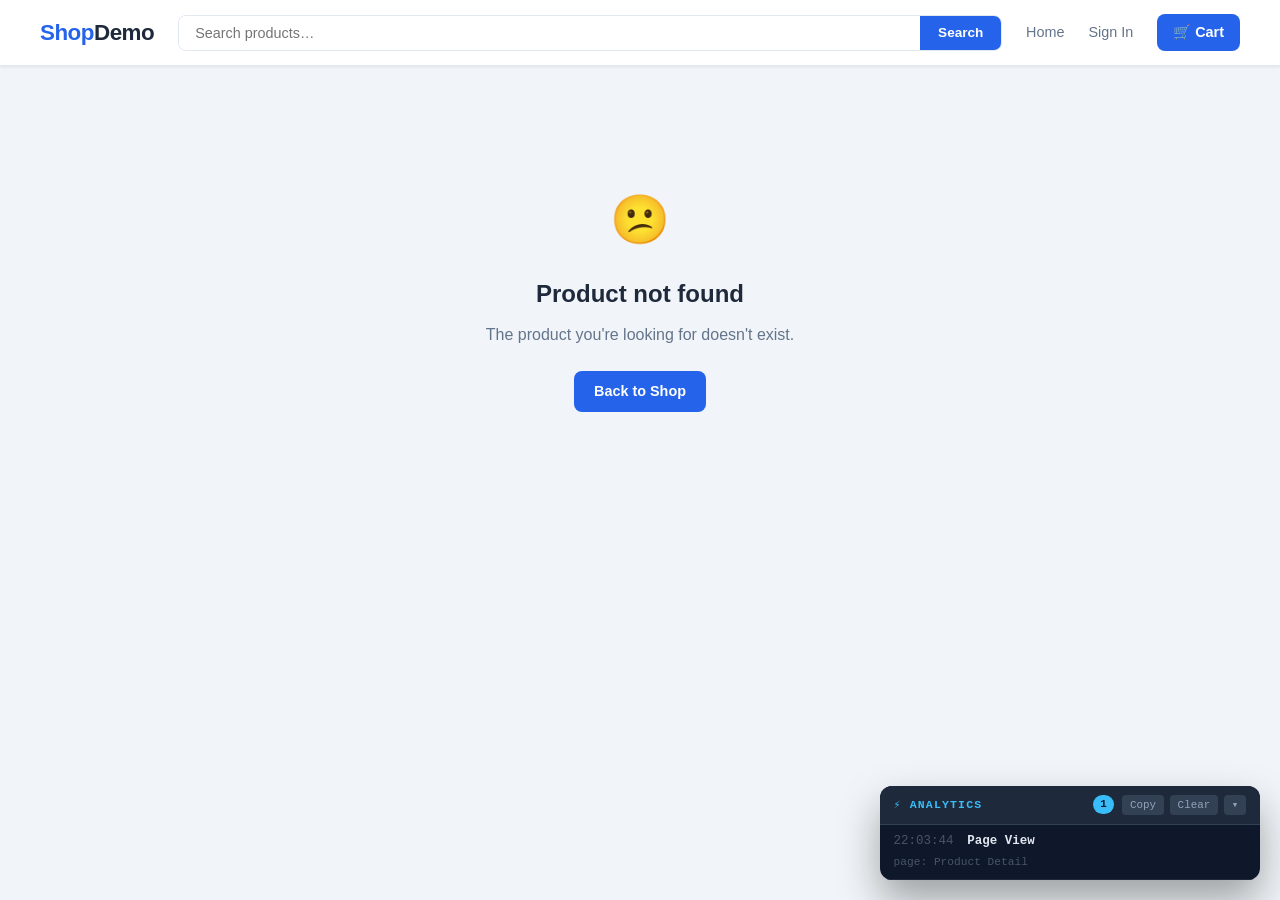
<file: product.html>
<!DOCTYPE html>
<html lang="en">
<head>
  <meta charset="UTF-8">
  <meta name="viewport" content="width=device-width, initial-scale=1.0">
  <title>Product — ShopDemo</title>
  <link rel="stylesheet" href="css/styles.css">
</head>
<body>

<header class="header">
  <div class="container header-inner">
    <a href="shop.html" class="logo">Shop<span>Demo</span></a>
    <div class="search-bar">
      <input type="text" id="search-input" placeholder="Search products…">
      <button id="search-btn">Search</button>
    </div>
    <nav class="nav-links">
      <a href="shop.html">Home</a>
      <a href="index.html">Sign In</a>
      <a href="cart.html" class="cart-link">
        🛒 Cart <span class="cart-badge cart-count" style="display:none">0</span>
      </a>
    </nav>
  </div>
</header>

<main class="container product-detail-section">
  <div class="breadcrumb" id="breadcrumb"></div>
  <div id="product-mount"></div>
  <div id="related-section"></div>
</main>

<div id="analytics-panel"></div>

<script src="js/data.js"></script>
<script src="js/analytics.js"></script>
<script src="js/cart.js"></script>
<script src="js/main.js"></script>
<script>
  const productId = parseInt(getParam('id'));
  const product   = PRODUCTS.find(p => p.id === productId);

  if (!product) {
    document.getElementById('product-mount').innerHTML = `
      <div style="text-align:center;padding:4rem 1rem">
        <div style="font-size:3rem;margin-bottom:1rem">😕</div>
        <h2 style="margin-bottom:0.5rem">Product not found</h2>
        <p style="color:var(--text-muted);margin-bottom:1.5rem">The product you're looking for doesn't exist.</p>
        <a href="index.html" class="btn btn-primary">Back to Shop</a>
      </div>`;
  } else {
    document.title = `${product.name} — ShopDemo`;
    let qty = 1;

    // Breadcrumb
    document.getElementById('breadcrumb').innerHTML = `
      <a href="index.html">Home</a>
      <span class="sep">›</span>
      <a href="shop.html?cat=${encodeURIComponent(product.category)}">${product.category}</a>
      <span class="sep">›</span>
      <span>${product.name}</span>`;

    // Main product content
    document.getElementById('product-mount').innerHTML = `
      <div class="detail-grid">
        <div class="detail-image-wrap">${product.emoji}</div>

        <div class="detail-info">
          <div class="detail-cat">${product.category}</div>
          <h1 class="detail-name">${product.name}</h1>

          <div class="detail-rating">
            <span class="stars" style="font-size:1rem">${stars(product.rating)}</span>
            <span style="font-size:0.875rem;color:var(--text-muted)">${product.rating} &nbsp;·&nbsp; ${product.reviews} reviews</span>
          </div>

          <div class="detail-price-row">
            <span class="detail-price">${fmt(product.price)}</span>
            ${product.originalPrice ? `
              <span class="detail-original">${fmt(product.originalPrice)}</span>
              <span class="save-badge">Save ${savePct(product.originalPrice, product.price)}%</span>
            ` : ''}
          </div>

          <p class="detail-desc">${product.description}</p>

          <div class="stock-row">
            <div class="stock-dot ${product.inStock ? 'in' : 'out'}"></div>
            <span>${product.inStock ? 'In Stock' : 'Out of Stock'}</span>
          </div>

          ${product.inStock ? `
            <div class="qty-row">
              <label>Qty:</label>
              <div class="qty-ctrl">
                <button id="qty-dec">−</button>
                <input type="number" id="qty-input" value="1" min="1" max="99">
                <button id="qty-inc">+</button>
              </div>
            </div>
            <div class="detail-actions">
              <button class="btn btn-primary btn-lg" id="atc-btn">Add to Cart</button>
              <a href="cart.html" class="btn btn-outline btn-lg">View Cart</a>
            </div>
          ` : `
            <button class="btn btn-ghost btn-lg" disabled>Out of Stock</button>
          `}
        </div>
      </div>`;

    // Qty controls
    if (product.inStock) {
      const qtyInput = document.getElementById('qty-input');

      document.getElementById('qty-dec').addEventListener('click', () => {
        if (qty > 1) { qty--; qtyInput.value = qty; }
      });

      document.getElementById('qty-inc').addEventListener('click', () => {
        if (qty < 99) { qty++; qtyInput.value = qty; }
      });

      qtyInput.addEventListener('change', () => {
        qty = Math.max(1, Math.min(99, parseInt(qtyInput.value) || 1));
        qtyInput.value = qty;
      });

      document.getElementById('atc-btn').addEventListener('click', () => {
        Analytics.track('Clicked on Add to Cart', {
          product_name: product.name, product_category: product.category,
          on_sale: product.badge === 'sale' || !!product.originalPrice,
          new: product.badge === 'new', rating: product.rating, reviews: product.reviews,
          price: product.price, discount: product.originalPrice ? savePct(product.originalPrice, product.price) + '%' : '0%',
          quantity: qty, page: 'Product Detail'
        });
        Cart.addItem(product, qty);
        syncCart();
      });
    }

    // Related products
    const related = PRODUCTS.filter(p => p.category === product.category && p.id !== product.id).slice(0, 4);
    if (related.length > 0) {
      document.getElementById('related-section').innerHTML = `
        <div style="border-top:1px solid var(--border);padding-top:2.5rem;margin-top:1rem">
          <h2 class="section-title">You Might Also Like</h2>
          <div class="product-grid">
            ${related.map(p => `
              <div class="product-card" onclick="relatedClick(${p.id})">
                <div class="product-thumb">
                  ${p.emoji}
                  ${p.badge === 'sale' ? `<span class="badge-sale">SALE</span>` : ''}
                  ${p.badge === 'new'  ? `<span class="badge-new">NEW</span>`  : ''}
                </div>
                <div class="product-info">
                  <div class="product-cat">${p.category}</div>
                  <div class="product-name">${p.name}</div>
                  <div class="product-rating">
                    <span class="stars">${stars(p.rating)}</span>
                    <span class="review-count">(${p.reviews})</span>
                  </div>
                  <div class="product-price-row">
                    <span class="price">${fmt(p.price)}</span>
                    ${p.originalPrice ? `<span class="price-original">${fmt(p.originalPrice)}</span>` : ''}
                  </div>
                  ${!p.inStock ? `<div class="oos-label">Out of Stock</div>` : ''}
                  <button class="btn btn-primary btn-sm btn-full"
                    onclick="event.stopPropagation(); relatedAdd(${p.id})"
                    ${!p.inStock ? 'disabled' : ''}>
                    ${p.inStock ? 'Add to Cart' : 'Out of Stock'}
                  </button>
                </div>
              </div>
            `).join('')}
          </div>
        </div>`;
    }
  }

  function relatedPropHelper(p) {
    return {
      product_name: p.name, product_category: p.category,
      on_sale: p.badge === 'sale' || !!p.originalPrice,
      new: p.badge === 'new', rating: p.rating, reviews: p.reviews,
      price: p.price, discount: p.originalPrice ? savePct(p.originalPrice, p.price) + '%' : '0%'
    };
  }

  function relatedClick(id) {
    const p = PRODUCTS.find(x => x.id === id);
    if (p) Analytics.track('Clicked on Card', { ...relatedPropHelper(p), quantity: 1, page: 'Product Detail' });
    window.location.href = `product.html?id=${id}`;
  }

  function relatedAdd(id) {
    const p = PRODUCTS.find(x => x.id === id);
    Analytics.track('Clicked on Add to Cart', { ...relatedPropHelper(p), quantity: 1, page: 'Product Detail' });
    Cart.addItem(p, 1);
    syncCart();
  }

  // Analytics: page view
  document.addEventListener('DOMContentLoaded', () => {
    Analytics.track('Page View', { page: 'Product Detail' });
  });

  // Search redirect
  document.getElementById('search-btn').addEventListener('click', () => {
    const q = document.getElementById('search-input').value.trim();
    if (q) window.location.href = `shop.html?q=${encodeURIComponent(q)}`;
  });
  document.getElementById('search-input').addEventListener('keydown', e => {
    if (e.key === 'Enter') document.getElementById('search-btn').click();
  });
</script>

</body>
</html>
</file>
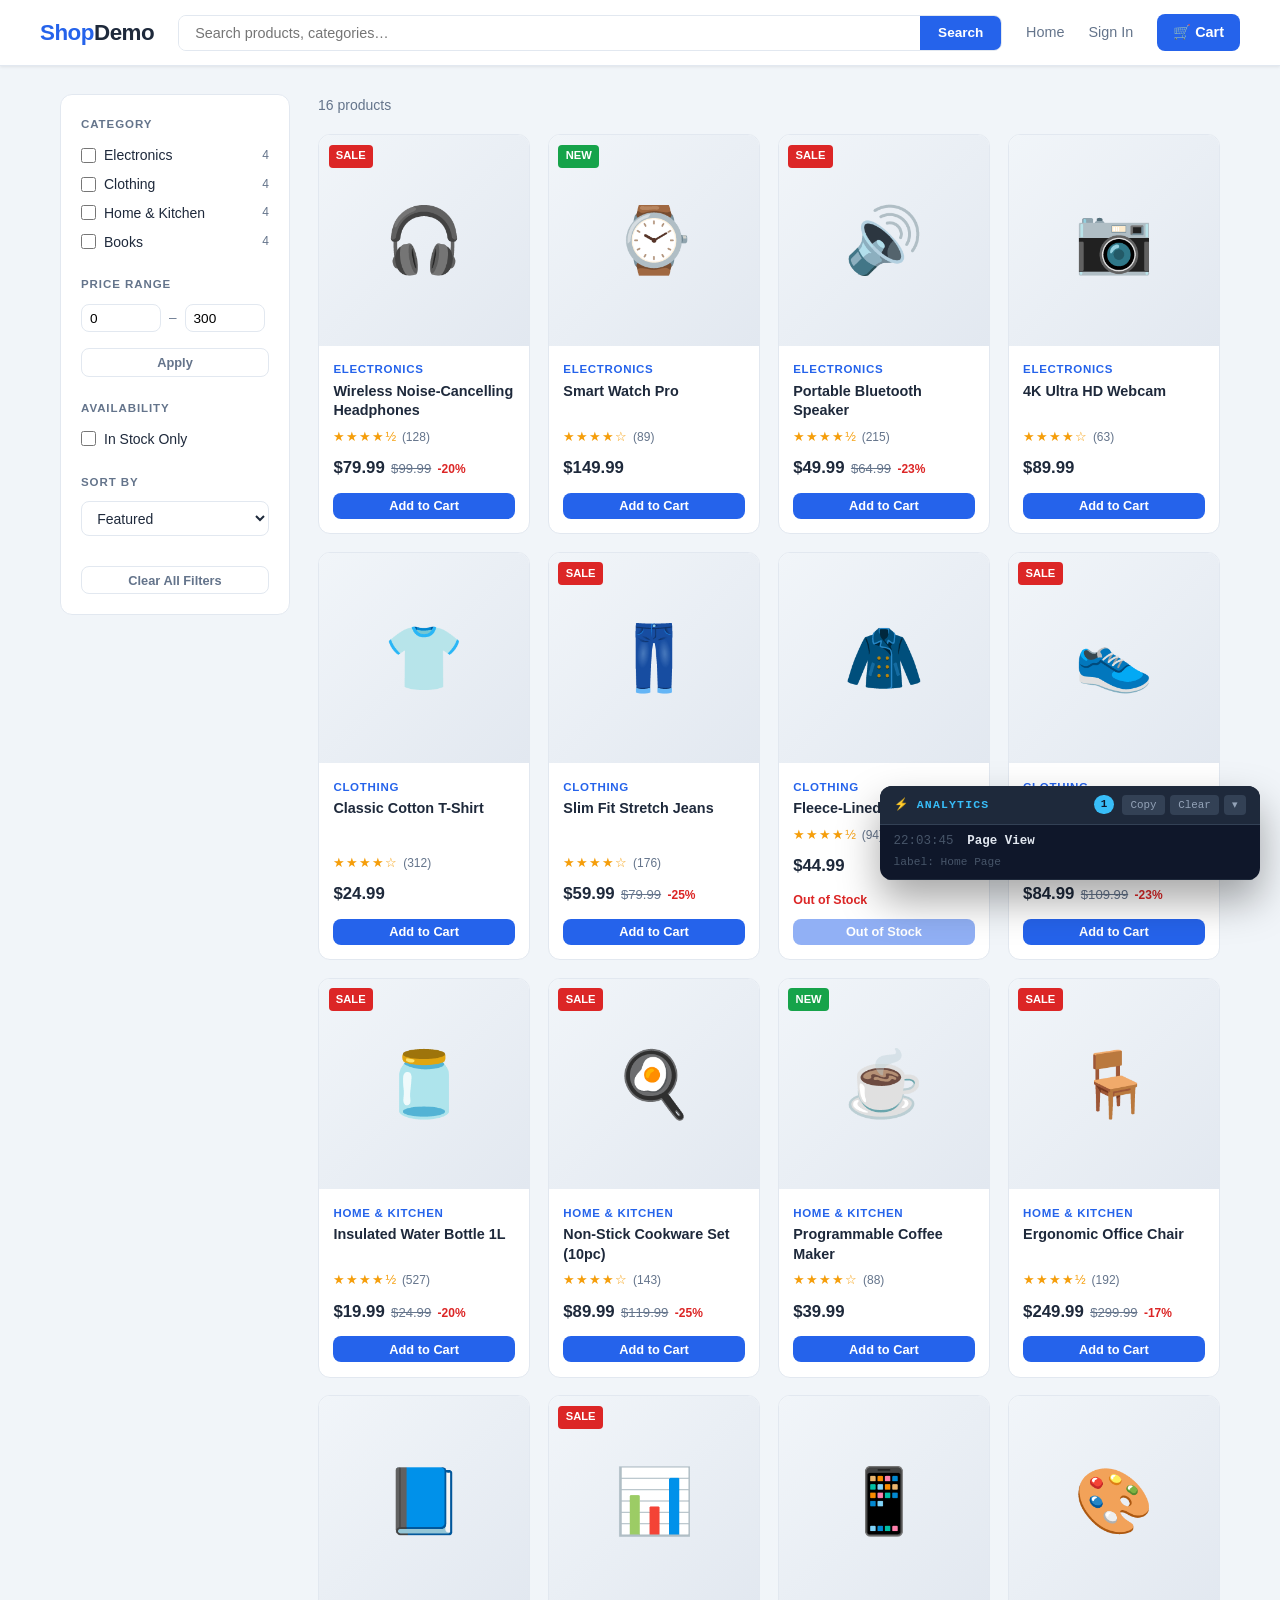
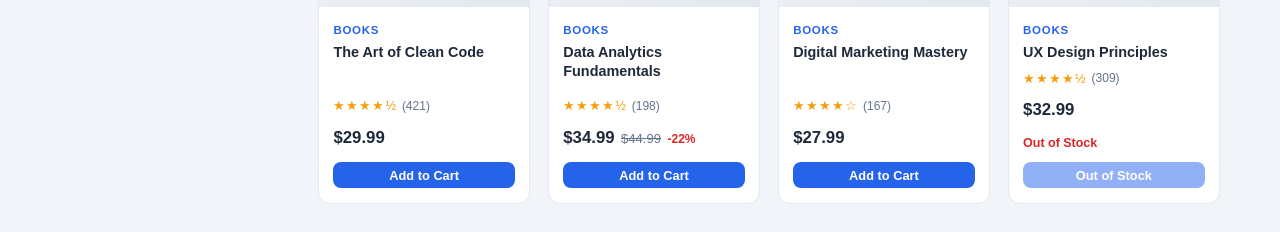
<file: shop.html>
<!DOCTYPE html>
<html lang="en">
<head>
  <meta charset="UTF-8">
  <meta name="viewport" content="width=device-width, initial-scale=1.0">
  <title>ShopDemo — Home</title>
  <link rel="stylesheet" href="css/styles.css">
</head>
<body>

<header class="header">
  <div class="container header-inner">
    <a href="shop.html" class="logo">Shop<span>Demo</span></a>
    <div class="search-bar">
      <input type="text" id="search-input" placeholder="Search products, categories…">
      <button id="search-btn">Search</button>
    </div>
    <nav class="nav-links">
      <a href="shop.html">Home</a>
      <a href="index.html">Sign In</a>
      <a href="cart.html" class="cart-link">
        🛒 Cart <span class="cart-badge cart-count" style="display:none">0</span>
      </a>
    </nav>
  </div>
</header>

<main class="container">
  <div class="home-layout">

    <!-- ── Sidebar Filters ── -->
    <aside class="filters-sidebar">

      <div class="filter-block">
        <div class="filter-title">Category</div>
        <div id="cat-filters"></div>
      </div>

      <div class="filter-block">
        <div class="filter-title">Price Range</div>
        <div class="price-inputs">
          <input type="number" id="price-min" placeholder="Min" min="0" value="0">
          <span>–</span>
          <input type="number" id="price-max" placeholder="Max" min="0" value="300">
        </div>
        <button class="btn btn-ghost btn-sm btn-full price-apply" id="apply-price">Apply</button>
      </div>

      <div class="filter-block">
        <div class="filter-title">Availability</div>
        <div class="filter-option">
          <input type="checkbox" id="in-stock-only">
          <label for="in-stock-only">In Stock Only</label>
        </div>
      </div>

      <div class="filter-block">
        <div class="filter-title">Sort By</div>
        <select class="sidebar-select" id="sort-select">
          <option value="default">Featured</option>
          <option value="price-asc">Price: Low → High</option>
          <option value="price-desc">Price: High → Low</option>
          <option value="name-asc">Name: A → Z</option>
          <option value="rating-desc">Highest Rated</option>
        </select>
      </div>

      <button class="btn btn-ghost btn-sm btn-full" id="clear-filters" style="margin-top:0.5rem">
        Clear All Filters
      </button>

    </aside>

    <!-- ── Product Listing ── -->
    <section>
      <div class="results-header">
        <div class="results-count" id="results-count"></div>
        <div class="active-filter-tags" id="filter-tags"></div>
      </div>
      <div class="product-grid" id="product-grid"></div>
    </section>

  </div>
</main>

<div id="analytics-panel"></div>

<script src="js/data.js"></script>
<script src="js/analytics.js"></script>
<script src="js/cart.js"></script>
<script src="js/main.js"></script>
<script>
  // ── State ──────────────────────────────────────────────────
  let state = {
    search: '',
    categories: new Set(),
    minPrice: 0,
    maxPrice: 300,
    inStockOnly: false,
    sort: 'default'
  };

  // Restore search query from URL (coming from cart page search)
  const urlQ = getParam('q');
  if (urlQ) { state.search = urlQ; document.getElementById('search-input').value = urlQ; }

  // ── Filtering & Sorting ────────────────────────────────────
  function filtered() {
    let list = [...PRODUCTS];

    if (state.search) {
      const q = state.search.toLowerCase();
      list = list.filter(p =>
        p.name.toLowerCase().includes(q) ||
        p.category.toLowerCase().includes(q) ||
        p.description.toLowerCase().includes(q)
      );
    }

    if (state.categories.size > 0)
      list = list.filter(p => state.categories.has(p.category));

    list = list.filter(p => p.price >= state.minPrice && p.price <= state.maxPrice);

    if (state.inStockOnly) list = list.filter(p => p.inStock);

    switch (state.sort) {
      case 'price-asc':   list.sort((a, b) => a.price - b.price); break;
      case 'price-desc':  list.sort((a, b) => b.price - a.price); break;
      case 'name-asc':    list.sort((a, b) => a.name.localeCompare(b.name)); break;
      case 'rating-desc': list.sort((a, b) => b.rating - a.rating); break;
    }
    return list;
  }

  // ── Render Products ────────────────────────────────────────
  function renderProducts() {
    const products = filtered();
    const grid = document.getElementById('product-grid');
    const countEl = document.getElementById('results-count');

    countEl.textContent = `${products.length} product${products.length !== 1 ? 's' : ''}`;

    if (products.length === 0) {
      grid.innerHTML = `
        <div style="grid-column:1/-1;text-align:center;padding:3rem;color:var(--text-muted)">
          <div style="font-size:2.5rem;margin-bottom:0.75rem">🔍</div>
          <p>No products match your search. Try adjusting your filters.</p>
        </div>`;
      return;
    }

    grid.innerHTML = products.map(p => `
      <div class="product-card" onclick="goProduct(${p.id})">
        <div class="product-thumb">
          ${p.emoji}
          ${p.badge === 'sale' ? `<span class="badge-sale">SALE</span>` : ''}
          ${p.badge === 'new'  ? `<span class="badge-new">NEW</span>`  : ''}
        </div>
        <div class="product-info">
          <div class="product-cat">${p.category}</div>
          <div class="product-name">${p.name}</div>
          <div class="product-rating">
            <span class="stars">${stars(p.rating)}</span>
            <span class="review-count">(${p.reviews})</span>
          </div>
          <div class="product-price-row">
            <span class="price">${fmt(p.price)}</span>
            ${p.originalPrice ? `
              <span class="price-original">${fmt(p.originalPrice)}</span>
              <span class="price-save">-${savePct(p.originalPrice, p.price)}%</span>
            ` : ''}
          </div>
          ${!p.inStock ? `<div class="oos-label">Out of Stock</div>` : ''}
          <button
            class="btn btn-primary btn-sm btn-full"
            onclick="event.stopPropagation(); quickAdd(${p.id})"
            ${!p.inStock ? 'disabled' : ''}>
            ${p.inStock ? 'Add to Cart' : 'Out of Stock'}
          </button>
        </div>
      </div>
    `).join('');
  }

  // ── Render Category Filters ────────────────────────────────
  function renderCatFilters() {
    const counts = {};
    PRODUCTS.forEach(p => { counts[p.category] = (counts[p.category] || 0) + 1; });

    document.getElementById('cat-filters').innerHTML = CATEGORIES.map(c => `
      <div class="filter-option">
        <input type="checkbox" id="cat-${c}" value="${c}" ${state.categories.has(c) ? 'checked' : ''}>
        <label for="cat-${c}">${c}</label>
        <span class="count">${counts[c]}</span>
      </div>
    `).join('');

    document.querySelectorAll('#cat-filters input').forEach(cb => {
      cb.addEventListener('change', () => {
        cb.checked ? state.categories.add(cb.value) : state.categories.delete(cb.value);
        if (cb.checked) Analytics.track('Category Filter', { action: 'Applied', label: 'Filter by Category', filter: cb.value });
        renderFilterTags();
        renderProducts();
      });
    });
  }

  // ── Filter tags ────────────────────────────────────────────
  function renderFilterTags() {
    const tags = [];

    if (state.search) tags.push({ label: `"${state.search}"`, clear: () => { state.search = ''; document.getElementById('search-input').value = ''; } });

    state.categories.forEach(c => tags.push({
      label: c,
      clear: () => {
        state.categories.delete(c);
        document.querySelector(`#cat-${c}`)?.removeAttribute('checked');
        renderCatFilters();
      }
    }));

    if (state.inStockOnly) tags.push({ label: 'In Stock', clear: () => { state.inStockOnly = false; document.getElementById('in-stock-only').checked = false; } });

    document.getElementById('filter-tags').innerHTML = tags.map((t, i) => `
      <span class="filter-tag">${t.label} <button onclick="clearTag(${i})">×</button></span>
    `).join('');

    window._tagClears = tags.map(t => t.clear);
  }

  function clearTag(i) {
    window._tagClears[i]();
    renderFilterTags();
    renderProducts();
  }

  // ── Product property helpers ───────────────────────────────
  function productProps(p) {
    return {
      product_name: p.name,
      product_category: p.category,
      on_sale: p.badge === 'sale' || !!p.originalPrice,
      new: p.badge === 'new',
      rating: p.rating,
      reviews: p.reviews,
      price: p.price,
      discount: p.originalPrice ? savePct(p.originalPrice, p.price) + '%' : '0%'
    };
  }

  // ── Actions ────────────────────────────────────────────────
  function goProduct(id) {
    const p = PRODUCTS.find(x => x.id === id);
    if (p) Analytics.track('Clicked on Card', { ...productProps(p), quantity: 1, page: 'Products Listing' });
    window.location.href = `product.html?id=${id}`;
  }

  function quickAdd(id) {
    const p = PRODUCTS.find(x => x.id === id);
    Analytics.track('Clicked on Add to Cart', { ...productProps(p), quantity: 1, page: 'Products Listing' });
    Cart.addItem(p, 1);
    syncCart();
  }

  // ── Event Listeners ────────────────────────────────────────
  document.addEventListener('DOMContentLoaded', () => {
    renderCatFilters();
    renderProducts();
    renderFilterTags();
    Analytics.track('Page View', { label: 'Home Page' });

    // Nav Click tracking
    document.querySelectorAll('.nav-links a').forEach(link => {
      link.addEventListener('click', () => {
        const dest = link.textContent.trim();
        Analytics.track('Nav Click', { label: 'Clicked ' + dest + ' Tab' });
      });
    });
  });

  // Search
  const searchInput = document.getElementById('search-input');
  const debouncedSearch = debounce(() => {
    state.search = searchInput.value.trim();
    renderFilterTags();
    renderProducts();
  }, 350);

  searchInput.addEventListener('input', debouncedSearch);
  searchInput.addEventListener('keydown', e => {
    if (e.key === 'Enter') {
      state.search = searchInput.value.trim();
      if (state.search) Analytics.track('Search', { label: 'Search Executed', search_text: state.search });
      renderFilterTags(); renderProducts();
    }
  });
  document.getElementById('search-btn').addEventListener('click', () => {
    state.search = searchInput.value.trim();
    if (state.search) Analytics.track('Search', { label: 'Search Executed', search_text: state.search });
    renderFilterTags(); renderProducts();
  });

  // Price
  document.getElementById('apply-price').addEventListener('click', () => {
    state.minPrice = parseFloat(document.getElementById('price-min').value) || 0;
    state.maxPrice = parseFloat(document.getElementById('price-max').value) || 9999;
    Analytics.track('Range Filter', { action: 'Applied', label: 'Filter by Price', filter: 'Price', range_start: state.minPrice, range_end: state.maxPrice });
    renderProducts();
  });

  // In stock
  document.getElementById('in-stock-only').addEventListener('change', e => {
    state.inStockOnly = e.target.checked;
    if (state.inStockOnly) Analytics.track('Availability Filter', { action: 'Applied', label: 'In Stock Only', filter: 'In Stock' });
    renderFilterTags();
    renderProducts();
  });

  // Sort
  const sortLabels = { 'default': 'Featured', 'price-asc': 'Price: Low to High', 'price-desc': 'Price: High to Low', 'name-asc': 'Name: A to Z', 'rating-desc': 'Highest Rated' };
  document.getElementById('sort-select').addEventListener('change', e => {
    state.sort = e.target.value;
    Analytics.track('Sort By', { action: 'Selected', label: 'Sort by ' + sortLabels[state.sort], filter: sortLabels[state.sort] });
    renderProducts();
  });

  // Clear all
  document.getElementById('clear-filters').addEventListener('click', () => {
    state = { search: '', categories: new Set(), minPrice: 0, maxPrice: 300, inStockOnly: false, sort: 'default' };
    document.getElementById('search-input').value = '';
    document.getElementById('price-min').value = '0';
    document.getElementById('price-max').value = '300';
    document.getElementById('in-stock-only').checked = false;
    document.getElementById('sort-select').value = 'default';
    Analytics.track('Clear Filters', { action: 'Clicked', label: 'Reset All Filters' });
    renderCatFilters();
    renderFilterTags();
    renderProducts();
  });
</script>

</body>
</html>
</file>
<file: css/styles.css>
:root {
  --primary: #2563eb;
  --primary-hover: #1d4ed8;
  --success: #16a34a;
  --danger: #dc2626;
  --bg: #f1f5f9;
  --card-bg: #ffffff;
  --border: #e2e8f0;
  --text: #1e293b;
  --text-muted: #64748b;
  --shadow: 0 1px 3px rgba(0,0,0,0.08);
  --shadow-md: 0 4px 12px rgba(0,0,0,0.1);
  --shadow-lg: 0 10px 25px rgba(0,0,0,0.12);
  --radius: 8px;
  --radius-lg: 12px;
}

* { margin: 0; padding: 0; box-sizing: border-box; }

body {
  font-family: -apple-system, BlinkMacSystemFont, 'Segoe UI', Roboto, sans-serif;
  background: var(--bg);
  color: var(--text);
  line-height: 1.6;
}

a { color: inherit; text-decoration: none; }

img { display: block; max-width: 100%; }

.container {
  max-width: 1200px;
  margin: 0 auto;
  padding: 0 1.25rem;
}

/* ── Header ── */
.header {
  background: #fff;
  border-bottom: 1px solid var(--border);
  position: sticky;
  top: 0;
  z-index: 200;
  box-shadow: var(--shadow);
}

.header-inner {
  display: flex;
  align-items: center;
  gap: 1.5rem;
  padding: 0.875rem 0;
}

.logo {
  font-size: 1.4rem;
  font-weight: 800;
  color: var(--primary);
  white-space: nowrap;
  letter-spacing: -0.5px;
}

.logo span { color: var(--text); }

.search-bar {
  flex: 1;
  display: flex;
  gap: 0;
  border: 1.5px solid var(--border);
  border-radius: var(--radius);
  overflow: hidden;
  transition: border-color 0.2s;
}

.search-bar:focus-within { border-color: var(--primary); }

.search-bar input {
  flex: 1;
  padding: 0.55rem 1rem;
  border: none;
  outline: none;
  font-size: 0.9rem;
  background: #fff;
}

.search-bar button {
  padding: 0.55rem 1.1rem;
  background: var(--primary);
  color: #fff;
  border: none;
  cursor: pointer;
  font-size: 0.85rem;
  font-weight: 600;
  transition: background 0.2s;
}

.search-bar button:hover { background: var(--primary-hover); }

.nav-links {
  display: flex;
  align-items: center;
  gap: 1.5rem;
  white-space: nowrap;
}

.nav-links a {
  font-size: 0.9rem;
  font-weight: 500;
  color: var(--text-muted);
  transition: color 0.2s;
}

.nav-links a:hover { color: var(--primary); }

.cart-link {
  display: flex;
  align-items: center;
  gap: 0.4rem;
  background: var(--primary);
  color: #fff !important;
  padding: 0.45rem 1rem;
  border-radius: var(--radius);
  font-weight: 600 !important;
  transition: background 0.2s !important;
}

.cart-link:hover { background: var(--primary-hover) !important; color: #fff !important; }

.cart-badge {
  background: #fff;
  color: var(--primary);
  border-radius: 999px;
  padding: 0.05rem 0.45rem;
  font-size: 0.75rem;
  font-weight: 800;
  min-width: 20px;
  text-align: center;
}

/* ── Buttons ── */
.btn {
  display: inline-flex;
  align-items: center;
  justify-content: center;
  gap: 0.4rem;
  padding: 0.55rem 1.25rem;
  border-radius: var(--radius);
  font-size: 0.9rem;
  font-weight: 600;
  cursor: pointer;
  border: none;
  transition: all 0.15s;
  white-space: nowrap;
}

.btn:active { transform: scale(0.98); }
.btn:disabled { opacity: 0.5; cursor: not-allowed; transform: none; }

.btn-primary { background: var(--primary); color: #fff; }
.btn-primary:hover:not(:disabled) { background: var(--primary-hover); }

.btn-outline { background: #fff; color: var(--primary); border: 1.5px solid var(--primary); }
.btn-outline:hover:not(:disabled) { background: #eff6ff; }

.btn-danger { background: var(--danger); color: #fff; }
.btn-danger:hover:not(:disabled) { background: #b91c1c; }

.btn-ghost { background: transparent; color: var(--text-muted); border: 1.5px solid var(--border); }
.btn-ghost:hover:not(:disabled) { background: #f8fafc; color: var(--text); }

.btn-sm { padding: 0.35rem 0.8rem; font-size: 0.8rem; }
.btn-lg { padding: 0.75rem 1.75rem; font-size: 1rem; }
.btn-full { width: 100%; }

/* ── Home layout ── */
.home-layout {
  display: grid;
  grid-template-columns: 230px 1fr;
  gap: 1.75rem;
  padding: 1.75rem 0;
}

/* ── Sidebar ── */
.filters-sidebar {
  background: var(--card-bg);
  border: 1px solid var(--border);
  border-radius: var(--radius-lg);
  padding: 1.25rem;
  align-self: start;
  position: sticky;
  top: 72px;
}

.filter-block { margin-bottom: 1.4rem; }

.filter-block:last-child { margin-bottom: 0; }

.filter-title {
  font-size: 0.72rem;
  font-weight: 700;
  text-transform: uppercase;
  letter-spacing: 0.08em;
  color: var(--text-muted);
  margin-bottom: 0.65rem;
}

.filter-option {
  display: flex;
  align-items: center;
  gap: 0.5rem;
  margin-bottom: 0.4rem;
  cursor: pointer;
}

.filter-option input[type="checkbox"] {
  accent-color: var(--primary);
  cursor: pointer;
  width: 15px;
  height: 15px;
}

.filter-option label {
  font-size: 0.875rem;
  cursor: pointer;
  flex: 1;
}

.filter-option .count {
  font-size: 0.75rem;
  color: var(--text-muted);
}

.price-inputs {
  display: flex;
  align-items: center;
  gap: 0.5rem;
  margin-bottom: 0.5rem;
}

.price-inputs input[type="number"] {
  width: 80px;
  padding: 0.35rem 0.5rem;
  border: 1px solid var(--border);
  border-radius: var(--radius);
  font-size: 0.85rem;
  outline: none;
}

.price-inputs input[type="number"]:focus { border-color: var(--primary); }

.price-inputs span { color: var(--text-muted); font-size: 0.85rem; }

.price-apply {
  width: 100%;
  margin-top: 0.5rem;
}

.sidebar-select {
  width: 100%;
  padding: 0.45rem 0.7rem;
  border: 1px solid var(--border);
  border-radius: var(--radius);
  font-size: 0.875rem;
  background: #fff;
  cursor: pointer;
  outline: none;
  color: var(--text);
}

.sidebar-select:focus { border-color: var(--primary); }

/* ── Results header ── */
.results-header {
  display: flex;
  align-items: center;
  justify-content: space-between;
  margin-bottom: 1.1rem;
  flex-wrap: wrap;
  gap: 0.5rem;
}

.results-count { font-size: 0.875rem; color: var(--text-muted); }

.active-filter-tags { display: flex; gap: 0.4rem; flex-wrap: wrap; }

.filter-tag {
  display: flex;
  align-items: center;
  gap: 0.3rem;
  background: #eff6ff;
  color: var(--primary);
  border-radius: 999px;
  padding: 0.2rem 0.65rem;
  font-size: 0.78rem;
  font-weight: 600;
}

.filter-tag button {
  background: none;
  border: none;
  cursor: pointer;
  color: var(--primary);
  font-size: 0.9rem;
  line-height: 1;
  padding: 0;
}

/* ── Product Grid ── */
.product-grid {
  display: grid;
  grid-template-columns: repeat(auto-fill, minmax(210px, 1fr));
  gap: 1.1rem;
}

.product-card {
  background: var(--card-bg);
  border: 1px solid var(--border);
  border-radius: var(--radius-lg);
  overflow: hidden;
  cursor: pointer;
  transition: box-shadow 0.2s, transform 0.2s;
  display: flex;
  flex-direction: column;
}

.product-card:hover {
  box-shadow: var(--shadow-md);
  transform: translateY(-3px);
}

.product-thumb {
  width: 100%;
  aspect-ratio: 1;
  background: linear-gradient(135deg, #f1f5f9 0%, #e2e8f0 100%);
  display: flex;
  align-items: center;
  justify-content: center;
  font-size: 4rem;
  position: relative;
  overflow: hidden;
}

.product-thumb img {
  width: 100%;
  height: 100%;
  object-fit: cover;
  position: absolute;
  inset: 0;
}

.badge-sale {
  position: absolute;
  top: 0.6rem;
  left: 0.6rem;
  background: var(--danger);
  color: #fff;
  font-size: 0.7rem;
  font-weight: 700;
  padding: 0.15rem 0.45rem;
  border-radius: 4px;
}

.badge-new {
  position: absolute;
  top: 0.6rem;
  left: 0.6rem;
  background: var(--success);
  color: #fff;
  font-size: 0.7rem;
  font-weight: 700;
  padding: 0.15rem 0.45rem;
  border-radius: 4px;
}

.product-info {
  padding: 0.9rem;
  display: flex;
  flex-direction: column;
  flex: 1;
}

.product-cat {
  font-size: 0.72rem;
  font-weight: 600;
  text-transform: uppercase;
  letter-spacing: 0.06em;
  color: var(--primary);
  margin-bottom: 0.2rem;
}

.product-name {
  font-size: 0.9rem;
  font-weight: 600;
  line-height: 1.35;
  margin-bottom: 0.4rem;
  flex: 1;
}

.product-rating {
  display: flex;
  align-items: center;
  gap: 0.3rem;
  margin-bottom: 0.5rem;
}

.stars { color: #f59e0b; font-size: 0.8rem; letter-spacing: 1px; }

.review-count { font-size: 0.75rem; color: var(--text-muted); }

.product-price-row {
  display: flex;
  align-items: baseline;
  gap: 0.4rem;
  margin-bottom: 0.65rem;
}

.price { font-size: 1.05rem; font-weight: 800; }

.price-original {
  font-size: 0.82rem;
  color: var(--text-muted);
  text-decoration: line-through;
}

.price-save {
  font-size: 0.75rem;
  font-weight: 700;
  color: var(--danger);
}

.oos-label {
  font-size: 0.78rem;
  color: var(--danger);
  font-weight: 600;
  margin-bottom: 0.5rem;
}

/* ── Product Detail ── */
.product-detail-section { padding: 1.75rem 0 2.5rem; }

.breadcrumb {
  font-size: 0.82rem;
  color: var(--text-muted);
  margin-bottom: 1.5rem;
  display: flex;
  align-items: center;
  gap: 0.4rem;
  flex-wrap: wrap;
}

.breadcrumb a { color: var(--primary); }
.breadcrumb a:hover { text-decoration: underline; }
.breadcrumb .sep { color: var(--border); }

.detail-grid {
  display: grid;
  grid-template-columns: 1fr 1fr;
  gap: 3rem;
  margin-bottom: 3rem;
}

.detail-image-wrap {
  border-radius: var(--radius-lg);
  overflow: hidden;
  background: linear-gradient(135deg, #f1f5f9 0%, #e2e8f0 100%);
  aspect-ratio: 1;
  display: flex;
  align-items: center;
  justify-content: center;
  font-size: 8rem;
  position: relative;
}

.detail-image-wrap img {
  width: 100%;
  height: 100%;
  object-fit: cover;
  position: absolute;
  inset: 0;
}

.detail-info { display: flex; flex-direction: column; gap: 1rem; }

.detail-cat {
  font-size: 0.78rem;
  font-weight: 700;
  text-transform: uppercase;
  letter-spacing: 0.08em;
  color: var(--primary);
}

.detail-name {
  font-size: 1.7rem;
  font-weight: 800;
  line-height: 1.2;
}

.detail-rating {
  display: flex;
  align-items: center;
  gap: 0.5rem;
}

.detail-price-row {
  display: flex;
  align-items: baseline;
  gap: 0.75rem;
}

.detail-price { font-size: 1.9rem; font-weight: 800; }

.detail-original {
  font-size: 1.1rem;
  color: var(--text-muted);
  text-decoration: line-through;
}

.save-badge {
  background: #fef2f2;
  color: var(--danger);
  font-size: 0.8rem;
  font-weight: 700;
  padding: 0.2rem 0.5rem;
  border-radius: 4px;
}

.detail-desc {
  font-size: 0.95rem;
  color: var(--text-muted);
  line-height: 1.75;
  border-top: 1px solid var(--border);
  border-bottom: 1px solid var(--border);
  padding: 1rem 0;
}

.stock-row {
  display: flex;
  align-items: center;
  gap: 0.4rem;
  font-size: 0.875rem;
  font-weight: 500;
}

.stock-dot {
  width: 8px;
  height: 8px;
  border-radius: 50%;
}

.stock-dot.in { background: var(--success); }
.stock-dot.out { background: var(--danger); }

.qty-row {
  display: flex;
  align-items: center;
  gap: 0.75rem;
}

.qty-row label {
  font-size: 0.875rem;
  font-weight: 600;
  color: var(--text-muted);
}

.qty-ctrl {
  display: flex;
  align-items: center;
  border: 1.5px solid var(--border);
  border-radius: var(--radius);
  overflow: hidden;
}

.qty-ctrl button {
  background: #f8fafc;
  border: none;
  padding: 0.45rem 0.85rem;
  cursor: pointer;
  font-size: 1.1rem;
  font-weight: 700;
  color: var(--text);
  transition: background 0.15s;
  line-height: 1;
}

.qty-ctrl button:hover { background: #e2e8f0; }

.qty-ctrl input {
  width: 3.2rem;
  text-align: center;
  border: none;
  outline: none;
  font-size: 0.9rem;
  font-weight: 700;
  padding: 0.45rem 0;
  background: #fff;
}

.detail-actions { display: flex; gap: 0.75rem; }

/* ── Section title ── */
.section-title {
  font-size: 1.2rem;
  font-weight: 700;
  margin-bottom: 1.25rem;
}

/* ── Page layout ── */
.page-wrap { padding: 1.75rem 0 3rem; }

.page-title {
  font-size: 1.5rem;
  font-weight: 800;
  margin-bottom: 1.5rem;
}

/* ── Cart ── */
.cart-layout {
  display: grid;
  grid-template-columns: 1fr 340px;
  gap: 1.75rem;
}

.cart-items { display: flex; flex-direction: column; gap: 0.9rem; }

.cart-item {
  background: var(--card-bg);
  border: 1px solid var(--border);
  border-radius: var(--radius-lg);
  padding: 1.1rem 1.25rem;
  display: flex;
  align-items: center;
  gap: 1.1rem;
}

.cart-thumb {
  width: 76px;
  height: 76px;
  border-radius: var(--radius);
  background: linear-gradient(135deg, #f1f5f9, #e2e8f0);
  display: flex;
  align-items: center;
  justify-content: center;
  font-size: 1.9rem;
  flex-shrink: 0;
  overflow: hidden;
  position: relative;
}

.cart-thumb img {
  width: 100%;
  height: 100%;
  object-fit: cover;
  position: absolute;
  inset: 0;
}

.cart-item-info { flex: 1; min-width: 0; }

.cart-item-name {
  font-weight: 600;
  font-size: 0.95rem;
  margin-bottom: 0.15rem;
  white-space: nowrap;
  overflow: hidden;
  text-overflow: ellipsis;
}

.cart-item-name a:hover { color: var(--primary); }

.cart-item-cat {
  font-size: 0.78rem;
  color: var(--text-muted);
  margin-bottom: 0.3rem;
}

.cart-item-unit { font-size: 0.82rem; color: var(--text-muted); }

.cart-item-right {
  display: flex;
  align-items: center;
  gap: 1rem;
  flex-shrink: 0;
}

.cart-item-total { font-weight: 800; font-size: 1rem; min-width: 60px; text-align: right; }

.empty-cart {
  background: var(--card-bg);
  border: 1px solid var(--border);
  border-radius: var(--radius-lg);
  text-align: center;
  padding: 4rem 2rem;
}

.empty-icon { font-size: 3.5rem; margin-bottom: 1rem; }
.empty-cart h3 { margin-bottom: 0.4rem; }
.empty-cart p { color: var(--text-muted); margin-bottom: 1.5rem; font-size: 0.9rem; }

/* ── Order Summary Card ── */
.summary-card {
  background: var(--card-bg);
  border: 1px solid var(--border);
  border-radius: var(--radius-lg);
  padding: 1.35rem;
  position: sticky;
  top: 72px;
  align-self: start;
}

.summary-card h3 {
  font-size: 1rem;
  font-weight: 700;
  margin-bottom: 1.1rem;
  padding-bottom: 0.75rem;
  border-bottom: 1px solid var(--border);
}

.summary-row {
  display: flex;
  justify-content: space-between;
  font-size: 0.875rem;
  color: var(--text-muted);
  margin-bottom: 0.6rem;
}

.summary-row.total {
  font-size: 1rem;
  font-weight: 800;
  color: var(--text);
  border-top: 1px solid var(--border);
  padding-top: 0.75rem;
  margin-top: 0.25rem;
}

.free-ship-note {
  font-size: 0.78rem;
  color: var(--success);
  font-weight: 600;
  text-align: center;
  margin-bottom: 0.75rem;
}

.coupon-row {
  display: flex;
  gap: 0.4rem;
  margin-bottom: 1rem;
}

.coupon-row input {
  flex: 1;
  padding: 0.45rem 0.7rem;
  border: 1px solid var(--border);
  border-radius: var(--radius);
  font-size: 0.85rem;
  outline: none;
}

.coupon-row input:focus { border-color: var(--primary); }

/* ── Checkout ── */
.checkout-layout {
  display: grid;
  grid-template-columns: 1fr 320px;
  gap: 1.75rem;
}

.checkout-card {
  background: var(--card-bg);
  border: 1px solid var(--border);
  border-radius: var(--radius-lg);
  padding: 2rem;
}

.step-bar {
  display: flex;
  align-items: center;
  margin-bottom: 2rem;
}

.step-item {
  display: flex;
  align-items: center;
  gap: 0.5rem;
  font-size: 0.875rem;
}

.step-num {
  width: 28px;
  height: 28px;
  border-radius: 50%;
  display: flex;
  align-items: center;
  justify-content: center;
  font-size: 0.78rem;
  font-weight: 700;
  background: #e2e8f0;
  color: var(--text-muted);
  flex-shrink: 0;
}

.step-item.active .step-num { background: var(--primary); color: #fff; }
.step-item.done .step-num { background: var(--success); color: #fff; }
.step-item.active span { font-weight: 700; color: var(--text); }
.step-item.done span { color: var(--text-muted); }
.step-connector { flex: 1; height: 1px; background: var(--border); margin: 0 0.5rem; max-width: 40px; }

.form-section { margin-bottom: 1.5rem; }

.form-section-label {
  font-size: 0.72rem;
  font-weight: 700;
  text-transform: uppercase;
  letter-spacing: 0.08em;
  color: var(--text-muted);
  margin-bottom: 0.9rem;
}

.form-grid {
  display: grid;
  grid-template-columns: 1fr 1fr;
  gap: 0.85rem;
}

.form-group { display: flex; flex-direction: column; gap: 0.3rem; }
.form-group.span2 { grid-column: span 2; }

.form-group label {
  font-size: 0.82rem;
  font-weight: 600;
}

.form-group input,
.form-group select {
  padding: 0.55rem 0.8rem;
  border: 1.5px solid var(--border);
  border-radius: var(--radius);
  font-size: 0.9rem;
  outline: none;
  transition: border-color 0.15s;
  background: #fff;
  color: var(--text);
}

.form-group input:focus,
.form-group select:focus { border-color: var(--primary); }

.shipping-option {
  display: flex;
  align-items: center;
  gap: 0.85rem;
  padding: 0.85rem 1rem;
  border: 1.5px solid var(--border);
  border-radius: var(--radius);
  cursor: pointer;
  margin-bottom: 0.6rem;
  transition: border-color 0.15s, background 0.15s;
}

.shipping-option:hover { border-color: var(--primary); }
.shipping-option.selected { border-color: var(--primary); background: #eff6ff; }

.shipping-option input[type="radio"] { accent-color: var(--primary); cursor: pointer; }

.ship-info { flex: 1; }
.ship-name { font-size: 0.9rem; font-weight: 600; }
.ship-days { font-size: 0.78rem; color: var(--text-muted); }
.ship-price { font-weight: 700; font-size: 0.9rem; }

.payment-tabs {
  display: flex;
  gap: 0.5rem;
  margin-bottom: 1.1rem;
}

.pay-tab {
  flex: 1;
  padding: 0.55rem;
  border: 1.5px solid var(--border);
  border-radius: var(--radius);
  background: #fff;
  cursor: pointer;
  font-size: 0.82rem;
  font-weight: 600;
  text-align: center;
  transition: all 0.15s;
  color: var(--text-muted);
}

.pay-tab.active { border-color: var(--primary); background: #eff6ff; color: var(--primary); }
.pay-tab:hover:not(.active) { border-color: #94a3b8; color: var(--text); }

.card-row { display: flex; gap: 0.4rem; align-items: center; margin-top: 0.5rem; }

.card-icon {
  background: #f1f5f9;
  border: 1px solid var(--border);
  border-radius: 4px;
  padding: 0.2rem 0.4rem;
  font-size: 0.8rem;
  font-weight: 700;
  color: var(--text-muted);
}

.checkout-actions {
  display: flex;
  justify-content: space-between;
  margin-top: 1.75rem;
  padding-top: 1.25rem;
  border-top: 1px solid var(--border);
}

.review-block {
  background: #f8fafc;
  border-radius: var(--radius);
  padding: 1rem;
  margin-bottom: 1rem;
}

.review-block-title {
  font-size: 0.75rem;
  font-weight: 700;
  text-transform: uppercase;
  letter-spacing: 0.06em;
  color: var(--text-muted);
  margin-bottom: 0.4rem;
}

.review-block-val { font-size: 0.9rem; font-weight: 600; }

/* ── Checkout items in summary ── */
.co-items { display: flex; flex-direction: column; gap: 0.65rem; margin-bottom: 1rem; }

.co-item {
  display: flex;
  align-items: center;
  gap: 0.65rem;
  font-size: 0.85rem;
}

.co-thumb {
  width: 44px;
  height: 44px;
  border-radius: var(--radius);
  background: linear-gradient(135deg, #f1f5f9, #e2e8f0);
  display: flex;
  align-items: center;
  justify-content: center;
  font-size: 1.1rem;
  flex-shrink: 0;
  overflow: hidden;
  position: relative;
}

.co-thumb img {
  width: 100%;
  height: 100%;
  object-fit: cover;
  position: absolute;
  inset: 0;
}

.co-name { flex: 1; font-weight: 500; }
.co-qty { color: var(--text-muted); }
.co-price { font-weight: 700; }

/* ── Confirmation ── */
.confirm-wrap { max-width: 560px; margin: 3rem auto; }

.confirm-card {
  background: var(--card-bg);
  border: 1px solid var(--border);
  border-radius: var(--radius-lg);
  padding: 2.5rem;
  text-align: center;
}

.confirm-icon {
  width: 68px;
  height: 68px;
  border-radius: 50%;
  background: #dcfce7;
  color: var(--success);
  display: flex;
  align-items: center;
  justify-content: center;
  font-size: 1.8rem;
  margin: 0 auto 1.25rem;
}

.confirm-card h1 { font-size: 1.5rem; margin-bottom: 0.4rem; }
.confirm-card > p { color: var(--text-muted); font-size: 0.9rem; margin-bottom: 2rem; }

.order-details-table {
  text-align: left;
  border: 1px solid var(--border);
  border-radius: var(--radius);
  overflow: hidden;
  margin-bottom: 2rem;
}

.od-row {
  display: flex;
  justify-content: space-between;
  padding: 0.75rem 1rem;
  font-size: 0.875rem;
}

.od-row:not(:last-child) { border-bottom: 1px solid var(--border); }
.od-label { color: var(--text-muted); }
.od-value { font-weight: 700; }

.confirm-actions { display: flex; gap: 0.75rem; justify-content: center; }

/* ── Toast ── */
.toast {
  position: fixed;
  bottom: 1.5rem;
  left: 50%;
  transform: translateX(-50%) translateY(80px);
  background: #1e293b;
  color: #fff;
  padding: 0.7rem 1.5rem;
  border-radius: var(--radius);
  font-size: 0.875rem;
  font-weight: 500;
  z-index: 9999;
  box-shadow: var(--shadow-lg);
  transition: transform 0.3s ease;
  pointer-events: none;
}

.toast.show { transform: translateX(-50%) translateY(0); }

/* ── Utility ── */
.text-muted { color: var(--text-muted); }
.text-success { color: var(--success); }
.text-danger { color: var(--danger); }
.divider { height: 1px; background: var(--border); margin: 1.25rem 0; }

/* ── Responsive ── */
@media (max-width: 900px) {
  .home-layout { grid-template-columns: 1fr; }
  .filters-sidebar { position: static; }
  .detail-grid { grid-template-columns: 1fr; gap: 1.5rem; }
  .cart-layout, .checkout-layout { grid-template-columns: 1fr; }
  .summary-card { position: static; }
}

@media (max-width: 600px) {
  .header-inner { flex-wrap: wrap; }
  .search-bar { order: 3; flex: 1 1 100%; }
  .nav-links { gap: 1rem; }
  .form-grid { grid-template-columns: 1fr; }
  .form-group.span2 { grid-column: span 1; }
  .confirm-actions { flex-direction: column; }
}

/* ── Analytics Debug Panel ─────────────────────────────── */
#analytics-panel {
  position: fixed;
  bottom: 1.25rem;
  right: 1.25rem;
  width: 380px;
  max-height: 420px;
  background: #0f172a;
  border-radius: var(--radius-lg);
  box-shadow: 0 20px 40px rgba(0,0,0,0.35);
  z-index: 9999;
  font-family: 'Courier New', monospace;
  font-size: 0.78rem;
  display: flex;
  flex-direction: column;
  overflow: hidden;
  color: #e2e8f0;
}

.ap-header {
  display: flex;
  align-items: center;
  gap: 0.5rem;
  padding: 0.6rem 0.85rem;
  background: #1e293b;
  border-bottom: 1px solid #334155;
  user-select: none;
  flex-shrink: 0;
}

.ap-title {
  flex: 1;
  font-weight: 700;
  font-size: 0.72rem;
  text-transform: uppercase;
  letter-spacing: 0.1em;
  color: #38bdf8;
}

.ap-badge {
  background: #38bdf8;
  color: #0f172a;
  border-radius: 999px;
  padding: 0.05rem 0.45rem;
  font-size: 0.68rem;
  font-weight: 800;
  min-width: 20px;
  text-align: center;
}

.ap-controls { display: flex; gap: 0.35rem; }

.ap-btn {
  background: #334155;
  border: none;
  color: #94a3b8;
  padding: 0.2rem 0.5rem;
  border-radius: 4px;
  cursor: pointer;
  font-size: 0.68rem;
  font-family: inherit;
  transition: background 0.15s;
}

.ap-btn:hover { background: #475569; color: #e2e8f0; }

.ap-body { overflow-y: auto; flex: 1; display: flex; flex-direction: column; }

.ap-list { flex: 1; }

.ap-empty {
  padding: 1.5rem;
  text-align: center;
  color: #475569;
}

.ap-item {
  padding: 0.45rem 0.85rem;
  border-bottom: 1px solid #1e293b;
  animation: apIn 0.15s ease;
}

@keyframes apIn {
  from { opacity: 0; transform: translateX(6px); }
  to   { opacity: 1; transform: translateX(0); }
}

.ap-time { color: #475569; margin-right: 0.4rem; }
.ap-name { font-weight: 700; margin-right: 0.4rem; }

/* Event colours */
.ap-page_view          { color: #a78bfa; }
.ap-product_impressions{ color: #34d399; }
.ap-product_click      { color: #34d399; }
.ap-product_view       { color: #34d399; }
.ap-add_to_cart        { color: #38bdf8; }
.ap-remove_from_cart   { color: #f87171; }
.ap-cart_view          { color: #fb923c; }
.ap-checkout_start     { color: #fbbf24; }
.ap-checkout_step      { color: #fbbf24; }
.ap-purchase           { color: #4ade80; }
.ap-search             { color: #c084fc; }
.ap-filter_applied     { color: #e879f9; }
.ap-sort_applied       { color: #e879f9; }
.ap-login_view         { color: #67e8f9; }
.ap-login_started      { color: #67e8f9; }
.ap-login_submitted    { color: #67e8f9; }
.ap-login_success      { color: #4ade80; }
.ap-login_failed       { color: #f87171; }
.ap-social_login_clicked { color: #67e8f9; }
.ap-signup_clicked     { color: #a78bfa; }
.ap-forgot_password_clicked { color: #a78bfa; }
.ap-remember_me_toggled { color: #94a3b8; }

.ap-props {
  display: block;
  color: #475569;
  font-size: 0.7rem;
  overflow: hidden;
  text-overflow: ellipsis;
  white-space: nowrap;
  margin-top: 0.1rem;
}

/* ── Login Page ────────────────────────────────────────── */
.login-wrap {
  min-height: calc(100vh - 62px);
  display: flex;
  align-items: center;
  justify-content: center;
  padding: 2rem 1rem;
}

.login-card {
  background: var(--card-bg);
  border: 1px solid var(--border);
  border-radius: var(--radius-lg);
  padding: 2.25rem;
  width: 100%;
  max-width: 420px;
  box-shadow: var(--shadow-md);
}

.login-logo { text-align: center; margin-bottom: 1.75rem; }

.login-logo-mark {
  font-size: 1.8rem;
  font-weight: 800;
  color: var(--primary);
  letter-spacing: -0.5px;
}

.login-logo-mark span { color: var(--text); }

.login-logo p {
  font-size: 0.82rem;
  color: var(--text-muted);
  margin-top: 0.2rem;
}

.login-title  { font-size: 1.35rem; font-weight: 800; margin-bottom: 0.2rem; }
.login-subtitle { font-size: 0.875rem; color: var(--text-muted); margin-bottom: 1.5rem; }

.login-form { display: flex; flex-direction: column; gap: 1rem; }

.login-field { display: flex; flex-direction: column; gap: 0.3rem; }

.login-field label { font-size: 0.85rem; font-weight: 600; }

.login-field input {
  padding: 0.65rem 0.9rem;
  border: 1.5px solid var(--border);
  border-radius: var(--radius);
  font-size: 0.9rem;
  outline: none;
  transition: border-color 0.15s;
  background: #fff;
  color: var(--text);
  width: 100%;
}

.login-field input:focus { border-color: var(--primary); }
.login-field input.field-error { border-color: var(--danger); }

.pw-wrap { position: relative; }
.pw-wrap input { padding-right: 2.75rem; }

.toggle-pw {
  position: absolute;
  right: 0.75rem;
  top: 50%;
  transform: translateY(-50%);
  background: none;
  border: none;
  cursor: pointer;
  color: var(--text-muted);
  font-size: 0.85rem;
  padding: 0;
  line-height: 1;
}

.toggle-pw:hover { color: var(--text); }

.login-options {
  display: flex;
  justify-content: space-between;
  align-items: center;
  font-size: 0.83rem;
}

.remember-me {
  display: flex;
  align-items: center;
  gap: 0.4rem;
  cursor: pointer;
}

.remember-me input { accent-color: var(--primary); cursor: pointer; }

.forgot-link {
  color: var(--primary);
  font-weight: 600;
  cursor: pointer;
}

.forgot-link:hover { text-decoration: underline; }

.login-error {
  background: #fef2f2;
  color: var(--danger);
  border: 1px solid #fecaca;
  border-radius: var(--radius);
  padding: 0.65rem 0.9rem;
  font-size: 0.85rem;
  display: none;
}

.login-error.show { display: block; }

.divider-text {
  display: flex;
  align-items: center;
  gap: 0.75rem;
  color: var(--text-muted);
  font-size: 0.8rem;
  margin: 1.1rem 0 0.85rem;
}

.divider-text::before,
.divider-text::after { content: ''; flex: 1; height: 1px; background: var(--border); }

.social-btns { display: flex; gap: 0.6rem; }

.social-btn {
  flex: 1;
  display: flex;
  align-items: center;
  justify-content: center;
  gap: 0.5rem;
  padding: 0.6rem;
  border: 1.5px solid var(--border);
  border-radius: var(--radius);
  background: #fff;
  cursor: pointer;
  font-size: 0.85rem;
  font-weight: 600;
  color: var(--text);
  transition: border-color 0.15s, background 0.15s;
}

.social-btn:hover { border-color: #94a3b8; background: #f8fafc; }

.demo-hint {
  background: #f0fdf4;
  border: 1px solid #bbf7d0;
  border-radius: var(--radius);
  padding: 0.6rem 0.85rem;
  font-size: 0.8rem;
  color: var(--success);
}

.login-footer {
  text-align: center;
  font-size: 0.85rem;
  color: var(--text-muted);
  margin-top: 1.25rem;
  padding-top: 1.25rem;
  border-top: 1px solid var(--border);
}

.login-footer a { color: var(--primary); font-weight: 600; }
.login-footer a:hover { text-decoration: underline; }

@media (max-width: 480px) {
  .login-card { padding: 1.5rem; }
  #analytics-panel { width: calc(100vw - 2.5rem); right: 1.25rem; }
}
</file>
